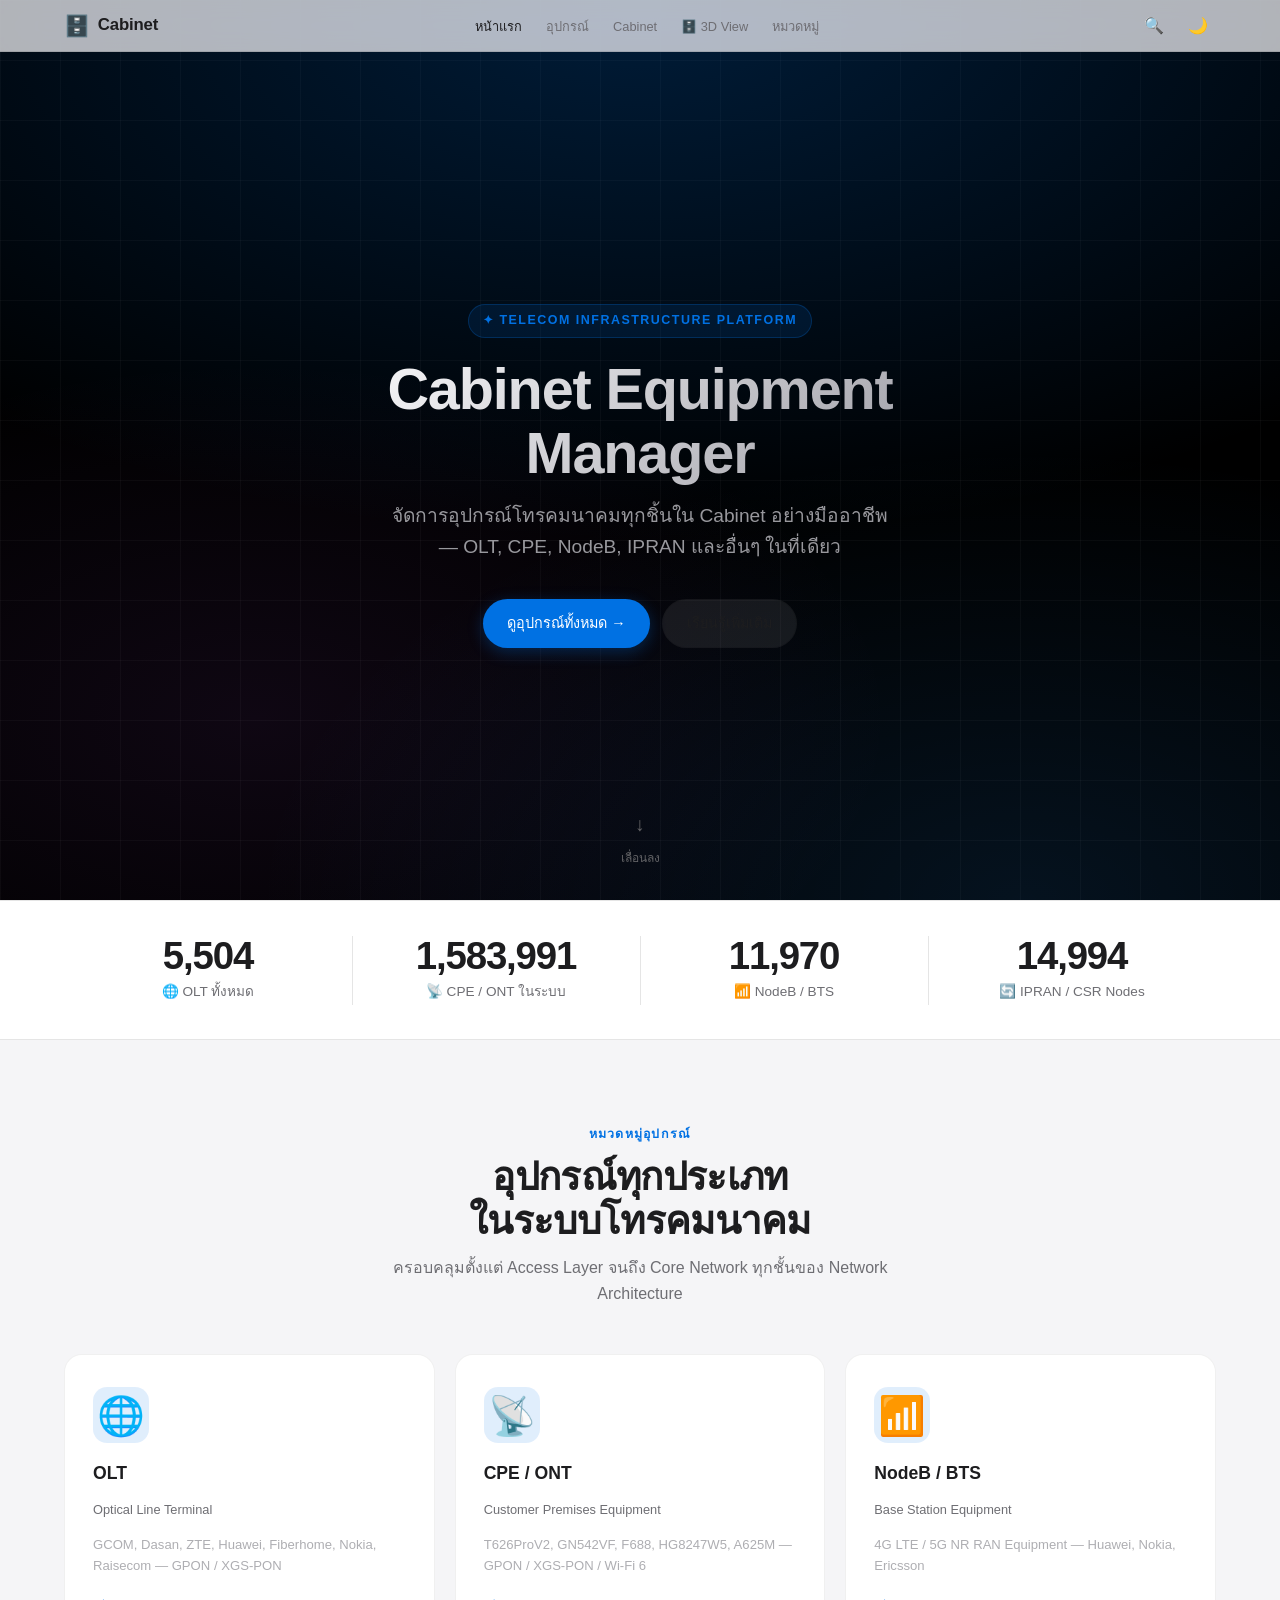
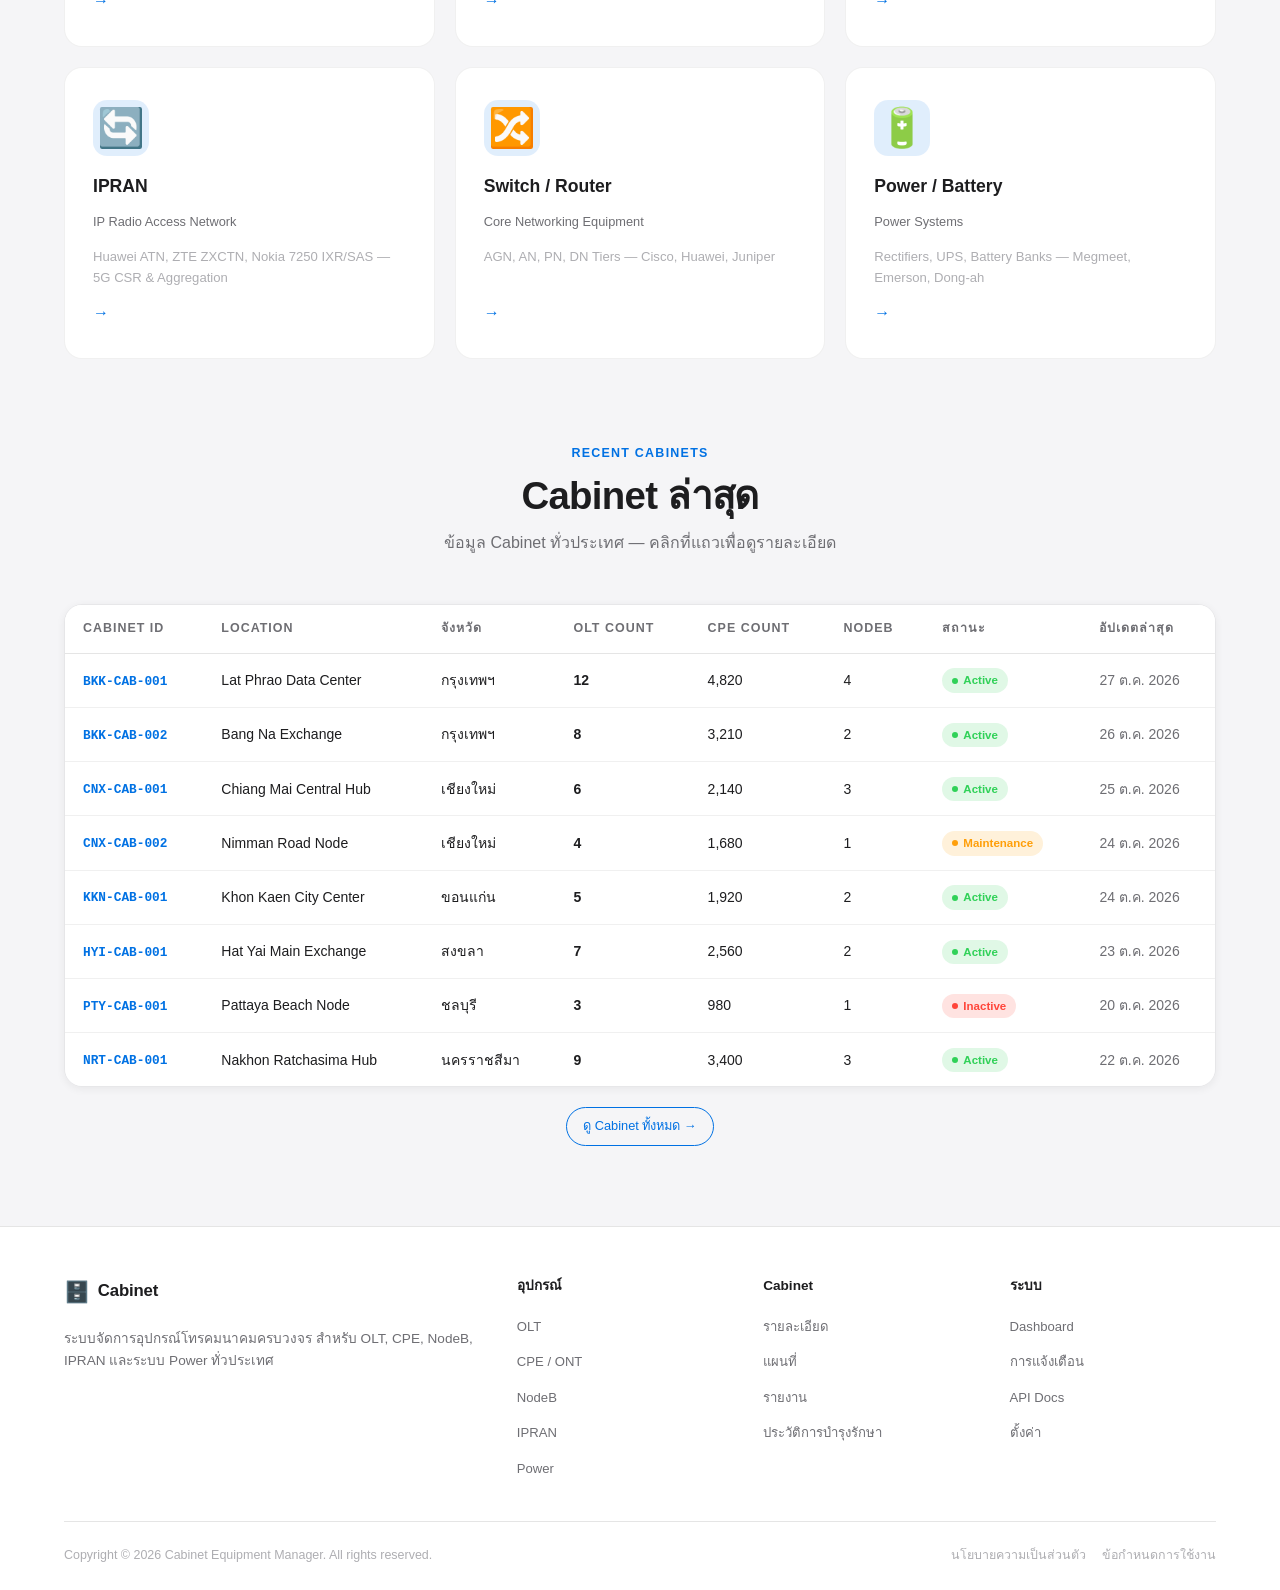
<file: index.html>
<!DOCTYPE html>
<html lang="th" data-theme="light">
<head>
  <meta charset="UTF-8" />
  <meta name="viewport" content="width=device-width, initial-scale=1.0" />
  <meta name="description" content="Cabinet Equipment Manager — จัดการอุปกรณ์โทรคมนาคมทุกชิ้นใน Cabinet" />
  <title>Cabinet — Equipment Manager</title>
  <link rel="stylesheet" href="assets/css/style.css" />
</head>
<body>

<!-- ══════════════════════ NAVBAR ══════════════════════ -->
<nav class="nav" id="mainNav">
  <div class="container nav__inner">
    <a href="index.html" class="nav__logo">
      <span class="nav__logo-icon">🗄️</span> Cabinet
    </a>
    <ul class="nav__links">
      <li><a href="index.html"            class="nav__link active">หน้าแรก</a></li>
      <li><a href="pages/equipment.html"  class="nav__link">อุปกรณ์</a></li>
      <li><a href="pages/cabinet-detail.html" class="nav__link">Cabinet</a></li>
      <li><a href="pages/cabinet-3d.html"  class="nav__link">🗄️ 3D View</a></li>
      <li><a href="#categories"           class="nav__link">หมวดหมู่</a></li>
    </ul>
    <div class="nav__actions">
      <button class="nav__btn" id="searchOpen" title="ค้นหา (⌘K)">🔍</button>
      <button class="nav__btn" id="darkToggle"  title="สลับธีม">🌙</button>
    </div>
  </div>
</nav>

<!-- ══════════════════════ SEARCH OVERLAY ══════════════════════ -->
<div class="search-overlay" id="searchOverlay">
  <div class="search-box">
    <div class="search-input-wrap">
      <span>🔍</span>
      <input type="text" class="search-input" id="searchInput" placeholder="ค้นหาอุปกรณ์, Cabinet, รุ่น..." autocomplete="off" />
      <button id="searchClose" style="background:none;border:none;color:var(--text-secondary);font-size:1rem;cursor:pointer;">✕</button>
    </div>
    <div class="search-results" id="searchResults"></div>
    <div style="padding:10px 20px;font-size:0.72rem;color:var(--text-tertiary);border-top:1px solid var(--border);">
      กด <kbd style="background:var(--border);padding:1px 6px;border-radius:4px;">⌘K</kbd> เพื่อเปิด &nbsp;·&nbsp; <kbd style="background:var(--border);padding:1px 6px;border-radius:4px;">Esc</kbd> เพื่อปิด
    </div>
  </div>
</div>

<!-- ══════════════════════ HERO ══════════════════════ -->
<section class="hero" id="hero">
  <div class="hero__grid-bg"></div>
  <div class="hero__gradient"></div>
  <div class="hero__content">
    <div class="hero__eyebrow">✦ Telecom Infrastructure Platform</div>
    <h1>Cabinet Equipment<br/>Manager</h1>
    <p class="hero__sub">จัดการอุปกรณ์โทรคมนาคมทุกชิ้นใน Cabinet อย่างมืออาชีพ — OLT, CPE, NodeB, IPRAN และอื่นๆ ในที่เดียว</p>
    <div class="hero__actions">
      <a href="pages/equipment.html" class="btn btn--primary">ดูอุปกรณ์ทั้งหมด →</a>
      <a href="#categories"          class="btn btn--ghost">เรียนรู้เพิ่มเติม</a>
    </div>
  </div>
  <div class="hero__scroll">
    <span>↓</span>
    เลื่อนลง
  </div>
</section>

<!-- ══════════════════════ STATS BAR ══════════════════════ -->
<section class="stats-bar">
  <div class="container">
    <div class="stats-grid">
      <div class="stat-item">
        <div class="stat-value" data-count="12701">0</div>
        <div class="stat-label">🌐 OLT ทั้งหมด</div>
      </div>
      <div class="stat-item">
        <div class="stat-value" data-count="3683695">0</div>
        <div class="stat-label">📡 CPE / ONT ในระบบ</div>
      </div>
      <div class="stat-item">
        <div class="stat-value" data-count="28500">0</div>
        <div class="stat-label">📶 NodeB / BTS</div>
      </div>
      <div class="stat-item">
        <div class="stat-value" data-count="35664">0</div>
        <div class="stat-label">🔄 IPRAN / CSR Nodes</div>
      </div>
    </div>
  </div>
</section>

<!-- ══════════════════════ CATEGORIES ══════════════════════ -->
<section class="section" id="categories">
  <div class="container">
    <div class="section-header">
      <div class="eyebrow">หมวดหมู่อุปกรณ์</div>
      <h2>อุปกรณ์ทุกประเภท<br/>ในระบบโทรคมนาคม</h2>
      <p>ครอบคลุมตั้งแต่ Access Layer จนถึง Core Network ทุกชั้นของ Network Architecture</p>
    </div>
    <div class="category-grid">

      <div class="category-card animate-in animate-in--delay-1" onclick="location.href='pages/equipment.html?filter=olt'">
        <div class="category-card__icon">🌐</div>
        <div class="category-card__title">OLT</div>
        <div class="category-card__sub">Optical Line Terminal</div>
        <div class="category-card__desc">GCOM, Dasan, ZTE, Huawei, Fiberhome, Nokia, Raisecom — GPON / XGS-PON</div>
        <div class="category-card__arrow">→</div>
      </div>

      <div class="category-card animate-in animate-in--delay-1" onclick="location.href='pages/equipment.html?filter=cpe'">
        <div class="category-card__icon">📡</div>
        <div class="category-card__title">CPE / ONT</div>
        <div class="category-card__sub">Customer Premises Equipment</div>
        <div class="category-card__desc">T626ProV2, GN542VF, F688, HG8247W5, A625M — GPON / XGS-PON / Wi-Fi 6</div>
        <div class="category-card__arrow">→</div>
      </div>

      <div class="category-card animate-in animate-in--delay-2" onclick="location.href='pages/equipment.html?filter=nodeb'">
        <div class="category-card__icon">📶</div>
        <div class="category-card__title">NodeB / BTS</div>
        <div class="category-card__sub">Base Station Equipment</div>
        <div class="category-card__desc">4G LTE / 5G NR RAN Equipment — Huawei, Nokia, Ericsson</div>
        <div class="category-card__arrow">→</div>
      </div>

      <div class="category-card animate-in animate-in--delay-2" onclick="location.href='pages/equipment.html?filter=ipran'">
        <div class="category-card__icon">🔄</div>
        <div class="category-card__title">IPRAN</div>
        <div class="category-card__sub">IP Radio Access Network</div>
        <div class="category-card__desc">Huawei ATN, ZTE ZXCTN, Nokia 7250 IXR/SAS — 5G CSR &amp; Aggregation</div>
        <div class="category-card__arrow">→</div>
      </div>

      <div class="category-card animate-in animate-in--delay-3" onclick="location.href='pages/equipment.html?filter=switch'">
        <div class="category-card__icon">🔀</div>
        <div class="category-card__title">Switch / Router</div>
        <div class="category-card__sub">Core Networking Equipment</div>
        <div class="category-card__desc">AGN, AN, PN, DN Tiers — Cisco, Huawei, Juniper</div>
        <div class="category-card__arrow">→</div>
      </div>

      <div class="category-card animate-in animate-in--delay-3" onclick="location.href='pages/equipment.html?filter=power'">
        <div class="category-card__icon">🔋</div>
        <div class="category-card__title">Power / Battery</div>
        <div class="category-card__sub">Power Systems</div>
        <div class="category-card__desc">Rectifiers, UPS, Battery Banks — Megmeet, Emerson, Dong-ah</div>
        <div class="category-card__arrow">→</div>
      </div>

    </div>
  </div>
</section>

<!-- ══════════════════════ RECENT CABINETS ══════════════════════ -->
<section class="section" style="padding-top:0">
  <div class="container">
    <div class="section-header">
      <div class="eyebrow">Recent Cabinets</div>
      <h2>Cabinet ล่าสุด</h2>
      <p>ข้อมูล Cabinet ทั่วประเทศ — คลิกที่แถวเพื่อดูรายละเอียด</p>
    </div>
    <div class="table-wrap">
      <table>
        <thead>
          <tr>
            <th>Cabinet ID</th>
            <th>Location</th>
            <th>จังหวัด</th>
            <th>OLT Count</th>
            <th>CPE Count</th>
            <th>NodeB</th>
            <th>สถานะ</th>
            <th>อัปเดตล่าสุด</th>
          </tr>
        </thead>
        <tbody>
          <tr data-href="pages/cabinet-detail.html">
            <td><span class="table-id">BKK-CAB-001</span></td>
            <td>Lat Phrao Data Center</td>
            <td>กรุงเทพฯ</td>
            <td><strong>12</strong></td>
            <td>4,820</td>
            <td>4</td>
            <td><span class="badge badge--active">Active</span></td>
            <td style="color:var(--text-secondary)">27 ต.ค. 2026</td>
          </tr>
          <tr data-href="pages/cabinet-detail.html">
            <td><span class="table-id">BKK-CAB-002</span></td>
            <td>Bang Na Exchange</td>
            <td>กรุงเทพฯ</td>
            <td><strong>8</strong></td>
            <td>3,210</td>
            <td>2</td>
            <td><span class="badge badge--active">Active</span></td>
            <td style="color:var(--text-secondary)">26 ต.ค. 2026</td>
          </tr>
          <tr data-href="pages/cabinet-detail.html">
            <td><span class="table-id">CNX-CAB-001</span></td>
            <td>Chiang Mai Central Hub</td>
            <td>เชียงใหม่</td>
            <td><strong>6</strong></td>
            <td>2,140</td>
            <td>3</td>
            <td><span class="badge badge--active">Active</span></td>
            <td style="color:var(--text-secondary)">25 ต.ค. 2026</td>
          </tr>
          <tr data-href="pages/cabinet-detail.html">
            <td><span class="table-id">CNX-CAB-002</span></td>
            <td>Nimman Road Node</td>
            <td>เชียงใหม่</td>
            <td><strong>4</strong></td>
            <td>1,680</td>
            <td>1</td>
            <td><span class="badge badge--maintenance">Maintenance</span></td>
            <td style="color:var(--text-secondary)">24 ต.ค. 2026</td>
          </tr>
          <tr data-href="pages/cabinet-detail.html">
            <td><span class="table-id">KKN-CAB-001</span></td>
            <td>Khon Kaen City Center</td>
            <td>ขอนแก่น</td>
            <td><strong>5</strong></td>
            <td>1,920</td>
            <td>2</td>
            <td><span class="badge badge--active">Active</span></td>
            <td style="color:var(--text-secondary)">24 ต.ค. 2026</td>
          </tr>
          <tr data-href="pages/cabinet-detail.html">
            <td><span class="table-id">HYI-CAB-001</span></td>
            <td>Hat Yai Main Exchange</td>
            <td>สงขลา</td>
            <td><strong>7</strong></td>
            <td>2,560</td>
            <td>2</td>
            <td><span class="badge badge--active">Active</span></td>
            <td style="color:var(--text-secondary)">23 ต.ค. 2026</td>
          </tr>
          <tr data-href="pages/cabinet-detail.html">
            <td><span class="table-id">PTY-CAB-001</span></td>
            <td>Pattaya Beach Node</td>
            <td>ชลบุรี</td>
            <td><strong>3</strong></td>
            <td>980</td>
            <td>1</td>
            <td><span class="badge badge--inactive">Inactive</span></td>
            <td style="color:var(--text-secondary)">20 ต.ค. 2026</td>
          </tr>
          <tr data-href="pages/cabinet-detail.html">
            <td><span class="table-id">NRT-CAB-001</span></td>
            <td>Nakhon Ratchasima Hub</td>
            <td>นครราชสีมา</td>
            <td><strong>9</strong></td>
            <td>3,400</td>
            <td>3</td>
            <td><span class="badge badge--active">Active</span></td>
            <td style="color:var(--text-secondary)">22 ต.ค. 2026</td>
          </tr>
        </tbody>
      </table>
    </div>
    <div style="margin-top:20px;text-align:center;">
      <a href="pages/cabinet-detail.html" class="btn btn--outline btn--sm">ดู Cabinet ทั้งหมด →</a>
    </div>
  </div>
</section>

<!-- ══════════════════════ FOOTER ══════════════════════ -->
<footer class="footer">
  <div class="container">
    <div class="footer-grid">
      <div class="footer-brand">
        <div class="nav__logo" style="display:inline-flex;text-decoration:none;margin-bottom:8px;">
          <span class="nav__logo-icon">🗄️</span> Cabinet
        </div>
        <p>ระบบจัดการอุปกรณ์โทรคมนาคมครบวงจร สำหรับ OLT, CPE, NodeB, IPRAN และระบบ Power ทั่วประเทศ</p>
      </div>
      <div class="footer-col">
        <h4>อุปกรณ์</h4>
        <ul class="footer-links">
          <li><a href="pages/equipment.html?filter=olt">OLT</a></li>
          <li><a href="pages/equipment.html?filter=cpe">CPE / ONT</a></li>
          <li><a href="pages/equipment.html?filter=nodeb">NodeB</a></li>
          <li><a href="pages/equipment.html?filter=ipran">IPRAN</a></li>
          <li><a href="pages/equipment.html?filter=power">Power</a></li>
        </ul>
      </div>
      <div class="footer-col">
        <h4>Cabinet</h4>
        <ul class="footer-links">
          <li><a href="pages/cabinet-detail.html">รายละเอียด</a></li>
          <li><a href="#">แผนที่</a></li>
          <li><a href="#">รายงาน</a></li>
          <li><a href="#">ประวัติการบำรุงรักษา</a></li>
        </ul>
      </div>
      <div class="footer-col">
        <h4>ระบบ</h4>
        <ul class="footer-links">
          <li><a href="#">Dashboard</a></li>
          <li><a href="#">การแจ้งเตือน</a></li>
          <li><a href="#">API Docs</a></li>
          <li><a href="#">ตั้งค่า</a></li>
        </ul>
      </div>
    </div>
    <div class="footer-bottom">
      <div>Copyright © 2026 Cabinet Equipment Manager. All rights reserved.</div>
      <div style="display:flex;gap:16px;">
        <a href="#" style="color:var(--text-tertiary)">นโยบายความเป็นส่วนตัว</a>
        <a href="#" style="color:var(--text-tertiary)">ข้อกำหนดการใช้งาน</a>
      </div>
    </div>
  </div>
</footer>

<script src="assets/js/app.js"></script>
</body>
</html>
</file>
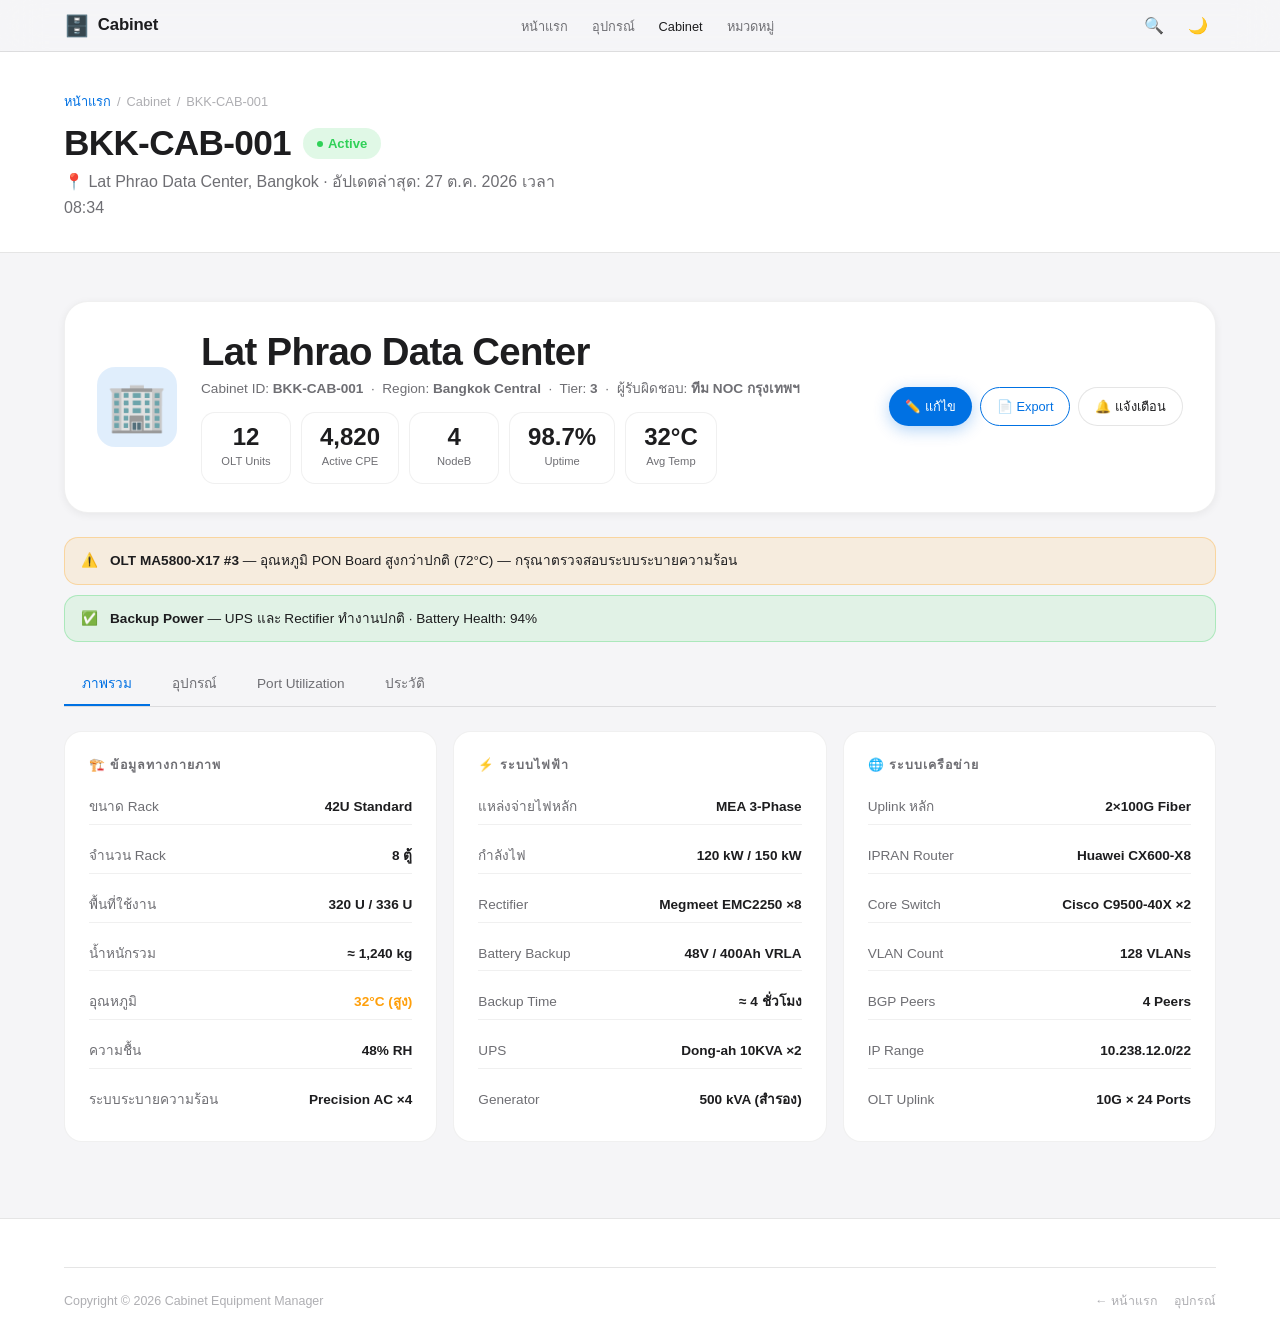
<file: pages/cabinet-detail.html>
<!DOCTYPE html>
<html lang="th" data-theme="light">
<head>
  <meta charset="UTF-8" />
  <meta name="viewport" content="width=device-width, initial-scale=1.0" />
  <meta name="description" content="Cabinet Detail — BKK-CAB-001 Lat Phrao Data Center" />
  <title>BKK-CAB-001 — Cabinet Detail</title>
  <link rel="stylesheet" href="../assets/css/style.css" />
  <style>
    /* ── Extra styles for detail page ── */
    .port-section { margin-bottom: 10px; }
    .port-label {
      display: flex;
      justify-content: space-between;
      font-size: 0.8rem;
      color: var(--text-secondary);
      margin-bottom: 5px;
    }
    .port-label strong { color: var(--text-primary); }

    .equip-table th { font-size: 0.75rem; }
    .equip-table td { font-size: 0.82rem; }

    .spec-grid {
      display: grid;
      grid-template-columns: repeat(2, 1fr);
      gap: 6px 16px;
    }

    .kpi-chips {
      display: flex;
      gap: 10px;
      flex-wrap: wrap;
      margin-top: 12px;
    }
    .kpi-chip {
      display: flex;
      flex-direction: column;
      align-items: center;
      padding: 12px 18px;
      background: var(--bg-secondary);
      border: 1px solid var(--border-card);
      border-radius: var(--radius-md);
      min-width: 90px;
      text-align: center;
    }
    .kpi-chip .val { font-size: 1.5rem; font-weight: 700; color: var(--text-primary); line-height: 1; }
    .kpi-chip .lbl { font-size: 0.7rem; color: var(--text-secondary); margin-top: 4px; }

    .tab-bar {
      display: flex;
      gap: 4px;
      border-bottom: 1px solid var(--border);
      margin-bottom: 24px;
    }
    .tab {
      padding: 10px 18px;
      font-size: 0.85rem;
      font-weight: 500;
      color: var(--text-secondary);
      border-bottom: 2px solid transparent;
      cursor: pointer;
      transition: color var(--transition), border-color var(--transition);
      background: none;
      border-top: none;
      border-left: none;
      border-right: none;
      font-family: inherit;
    }
    .tab:hover { color: var(--text-primary); }
    .tab.active { color: var(--accent); border-bottom-color: var(--accent); }
    .tab-panel { display: none; }
    .tab-panel.active { display: block; }

    .alert-row {
      display: flex;
      align-items: center;
      gap: 12px;
      padding: 12px 16px;
      border-radius: var(--radius-md);
      margin-bottom: 10px;
      font-size: 0.85rem;
    }
    .alert-row--warn { background: rgba(255,159,10,0.1); border: 1px solid rgba(255,159,10,0.3); }
    .alert-row--ok   { background: rgba(48,209,88,0.1);  border: 1px solid rgba(48,209,88,0.3);  }
    .alert-row--err  { background: rgba(255,69,58,0.1);  border: 1px solid rgba(255,69,58,0.3);  }
  </style>
</head>
<body>

<!-- ══════════════════════ NAVBAR ══════════════════════ -->
<nav class="nav" id="mainNav">
  <div class="container nav__inner">
    <a href="../index.html" class="nav__logo">
      <span class="nav__logo-icon">🗄️</span> Cabinet
    </a>
    <ul class="nav__links">
      <li><a href="../index.html"       class="nav__link">หน้าแรก</a></li>
      <li><a href="equipment.html"      class="nav__link">อุปกรณ์</a></li>
      <li><a href="cabinet-detail.html" class="nav__link active">Cabinet</a></li>
      <li><a href="../index.html#categories" class="nav__link">หมวดหมู่</a></li>
    </ul>
    <div class="nav__actions">
      <button class="nav__btn" id="searchOpen" title="ค้นหา">🔍</button>
      <button class="nav__btn" id="darkToggle"  title="สลับธีม">🌙</button>
    </div>
  </div>
</nav>

<!-- ══════════════════════ SEARCH OVERLAY ══════════════════════ -->
<div class="search-overlay" id="searchOverlay">
  <div class="search-box">
    <div class="search-input-wrap">
      <span>🔍</span>
      <input type="text" class="search-input" id="searchInput" placeholder="ค้นหาอุปกรณ์..." autocomplete="off" />
      <button id="searchClose" style="background:none;border:none;color:var(--text-secondary);font-size:1rem;cursor:pointer;">✕</button>
    </div>
    <div class="search-results" id="searchResults"></div>
  </div>
</div>

<!-- ══════════════════════ PAGE HEADER ══════════════════════ -->
<div class="page-header">
  <div class="container">
    <div class="breadcrumb">
      <a href="../index.html">หน้าแรก</a>
      <span>/</span>
      <span>Cabinet</span>
      <span>/</span>
      <span>BKK-CAB-001</span>
    </div>
    <div style="display:flex;align-items:center;gap:12px;flex-wrap:wrap;">
      <h1 style="margin:0">BKK-CAB-001</h1>
      <span class="badge badge--active" style="font-size:0.82rem;padding:5px 14px;">Active</span>
    </div>
    <p style="margin-top:6px">📍 Lat Phrao Data Center, Bangkok · อัปเดตล่าสุด: 27 ต.ค. 2026 เวลา 08:34</p>
  </div>
</div>

<!-- ══════════════════════ MAIN CONTENT ══════════════════════ -->
<section class="section section--sm">
  <div class="container">

    <!-- Cabinet Header Card -->
    <div class="cabinet-header-card">
      <div class="cabinet-header-icon">🏢</div>
      <div class="cabinet-header-info">
        <h2>Lat Phrao Data Center</h2>
        <div class="meta">
          Cabinet ID: <strong>BKK-CAB-001</strong> &nbsp;·&nbsp;
          Region: <strong>Bangkok Central</strong> &nbsp;·&nbsp;
          Tier: <strong>3</strong> &nbsp;·&nbsp;
          ผู้รับผิดชอบ: <strong>ทีม NOC กรุงเทพฯ</strong>
        </div>
        <div class="kpi-chips">
          <div class="kpi-chip">
            <span class="val">12</span>
            <span class="lbl">OLT Units</span>
          </div>
          <div class="kpi-chip">
            <span class="val">4,820</span>
            <span class="lbl">Active CPE</span>
          </div>
          <div class="kpi-chip">
            <span class="val">4</span>
            <span class="lbl">NodeB</span>
          </div>
          <div class="kpi-chip">
            <span class="val">98.7%</span>
            <span class="lbl">Uptime</span>
          </div>
          <div class="kpi-chip">
            <span class="val">32°C</span>
            <span class="lbl">Avg Temp</span>
          </div>
        </div>
      </div>
      <div class="cabinet-header-actions">
        <button class="btn btn--primary btn--sm">✏️ แก้ไข</button>
        <button class="btn btn--outline btn--sm">📄 Export</button>
        <button class="btn btn--ghost btn--sm">🔔 แจ้งเตือน</button>
      </div>
    </div>

    <!-- ── Alerts ── -->
    <div class="alert-row alert-row--warn">
      ⚠️ <div><strong>OLT MA5800-X17 #3</strong> — อุณหภูมิ PON Board สูงกว่าปกติ (72°C) — กรุณาตรวจสอบระบบระบายความร้อน</div>
    </div>
    <div class="alert-row alert-row--ok" style="margin-bottom:20px;">
      ✅ <div><strong>Backup Power</strong> — UPS และ Rectifier ทำงานปกติ · Battery Health: 94%</div>
    </div>

    <!-- ── Tabs ── -->
    <div class="tab-bar">
      <button class="tab active" data-tab="overview">ภาพรวม</button>
      <button class="tab" data-tab="equipment">อุปกรณ์</button>
      <button class="tab" data-tab="ports">Port Utilization</button>
      <button class="tab" data-tab="timeline">ประวัติ</button>
    </div>

    <!-- ══ TAB: Overview ══ -->
    <div class="tab-panel active" id="tab-overview">
      <div class="info-cards">
        <!-- Physical Specs -->
        <div class="info-card">
          <div class="info-card__title">🏗️ ข้อมูลทางกายภาพ</div>
          <div class="info-row"><span class="label">ขนาด Rack</span><span class="value">42U Standard</span></div>
          <div class="info-row"><span class="label">จำนวน Rack</span><span class="value">8 ตู้</span></div>
          <div class="info-row"><span class="label">พื้นที่ใช้งาน</span><span class="value">320 U / 336 U</span></div>
          <div class="info-row"><span class="label">น้ำหนักรวม</span><span class="value">≈ 1,240 kg</span></div>
          <div class="info-row"><span class="label">อุณหภูมิ</span><span class="value" style="color:var(--orange)">32°C (สูง)</span></div>
          <div class="info-row"><span class="label">ความชื้น</span><span class="value">48% RH</span></div>
          <div class="info-row"><span class="label">ระบบระบายความร้อน</span><span class="value">Precision AC ×4</span></div>
        </div>

        <!-- Power Info -->
        <div class="info-card">
          <div class="info-card__title">⚡ ระบบไฟฟ้า</div>
          <div class="info-row"><span class="label">แหล่งจ่ายไฟหลัก</span><span class="value">MEA 3-Phase</span></div>
          <div class="info-row"><span class="label">กำลังไฟ</span><span class="value">120 kW / 150 kW</span></div>
          <div class="info-row"><span class="label">Rectifier</span><span class="value">Megmeet EMC2250 ×8</span></div>
          <div class="info-row"><span class="label">Battery Backup</span><span class="value">48V / 400Ah VRLA</span></div>
          <div class="info-row"><span class="label">Backup Time</span><span class="value">≈ 4 ชั่วโมง</span></div>
          <div class="info-row"><span class="label">UPS</span><span class="value">Dong-ah 10KVA ×2</span></div>
          <div class="info-row"><span class="label">Generator</span><span class="value">500 kVA (สำรอง)</span></div>
        </div>

        <!-- Network Info -->
        <div class="info-card">
          <div class="info-card__title">🌐 ระบบเครือข่าย</div>
          <div class="info-row"><span class="label">Uplink หลัก</span><span class="value">2×100G Fiber</span></div>
          <div class="info-row"><span class="label">IPRAN Router</span><span class="value">Huawei CX600-X8</span></div>
          <div class="info-row"><span class="label">Core Switch</span><span class="value">Cisco C9500-40X ×2</span></div>
          <div class="info-row"><span class="label">VLAN Count</span><span class="value">128 VLANs</span></div>
          <div class="info-row"><span class="label">BGP Peers</span><span class="value">4 Peers</span></div>
          <div class="info-row"><span class="label">IP Range</span><span class="value">10.238.12.0/22</span></div>
          <div class="info-row"><span class="label">OLT Uplink</span><span class="value">10G × 24 Ports</span></div>
        </div>
      </div>
    </div><!-- /tab-overview -->

    <!-- ══ TAB: Equipment List ══ -->
    <div class="tab-panel" id="tab-equipment">
      <div class="table-wrap">
        <table class="equip-table">
          <thead>
            <tr>
              <th>#</th>
              <th>ประเภท</th>
              <th>รุ่น</th>
              <th>ผู้ผลิต</th>
              <th>Serial No.</th>
              <th>Rack / Slot</th>
              <th>PON Ports</th>
              <th>CPE</th>
              <th>สถานะ</th>
            </tr>
          </thead>
          <tbody>
            <tr>
              <td>1</td>
              <td><span class="badge badge--olt badge--cat">OLT</span></td>
              <td><strong>MA5800-X17</strong></td>
              <td>Huawei</td>
              <td class="table-id">H25BKK00012</td>
              <td>Rack-A · 1U</td>
              <td>512</td>
              <td>1,840</td>
              <td><span class="badge badge--active">Active</span></td>
            </tr>
            <tr>
              <td>2</td>
              <td><span class="badge badge--olt badge--cat">OLT</span></td>
              <td><strong>MA5800-X17</strong></td>
              <td>Huawei</td>
              <td class="table-id">H25BKK00013</td>
              <td>Rack-A · 13U</td>
              <td>512</td>
              <td>1,620</td>
              <td><span class="badge badge--active">Active</span></td>
            </tr>
            <tr>
              <td>3</td>
              <td><span class="badge badge--olt badge--cat">OLT</span></td>
              <td><strong>MA5800-X17</strong></td>
              <td>Huawei</td>
              <td class="table-id">H25BKK00014</td>
              <td>Rack-B · 1U</td>
              <td>512</td>
              <td>980</td>
              <td><span class="badge badge--maintenance">Maintenance</span></td>
            </tr>
            <tr>
              <td>4</td>
              <td><span class="badge badge--olt badge--cat">OLT</span></td>
              <td><strong>C320</strong></td>
              <td>ZTE</td>
              <td class="table-id">Z24BKK00088</td>
              <td>Rack-B · 14U</td>
              <td>256</td>
              <td>380</td>
              <td><span class="badge badge--active">Active</span></td>
            </tr>
            <tr>
              <td>5</td>
              <td><span class="badge badge--olt badge--cat">OLT</span></td>
              <td><strong>AN5516-06</strong></td>
              <td>Fiberhome</td>
              <td class="table-id">FH23BKK00041</td>
              <td>Rack-C · 1U</td>
              <td>192</td>
              <td>0</td>
              <td><span class="badge badge--inactive">Inactive</span></td>
            </tr>
            <tr>
              <td>6</td>
              <td><span class="badge badge--ipran badge--cat">IPRAN</span></td>
              <td><strong>CX600-X8</strong></td>
              <td>Huawei</td>
              <td class="table-id">H24BKK00200</td>
              <td>Rack-D · 1U</td>
              <td>—</td>
              <td>—</td>
              <td><span class="badge badge--active">Active</span></td>
            </tr>
            <tr>
              <td>7</td>
              <td><span class="badge badge--switch badge--cat">Switch</span></td>
              <td><strong>Catalyst 9500</strong></td>
              <td>Cisco</td>
              <td class="table-id">C22BKK00301</td>
              <td>Rack-D · 5U</td>
              <td>—</td>
              <td>—</td>
              <td><span class="badge badge--active">Active</span></td>
            </tr>
            <tr>
              <td>8</td>
              <td><span class="badge badge--nodeb badge--cat">NodeB</span></td>
              <td><strong>BBU5900</strong></td>
              <td>Huawei</td>
              <td class="table-id">H25BKK00500</td>
              <td>Rack-E · 2U</td>
              <td>—</td>
              <td>—</td>
              <td><span class="badge badge--active">Active</span></td>
            </tr>
            <tr>
              <td>9</td>
              <td><span class="badge badge--power badge--cat">Power</span></td>
              <td><strong>EMC2250 ×8</strong></td>
              <td>Megmeet</td>
              <td class="table-id">MM24BKK00091</td>
              <td>Rack-F · 2U</td>
              <td>—</td>
              <td>—</td>
              <td><span class="badge badge--active">Active</span></td>
            </tr>
            <tr>
              <td>10</td>
              <td><span class="badge badge--power badge--cat">Power</span></td>
              <td><strong>UPS 10KVA</strong></td>
              <td>Dong-ah</td>
              <td class="table-id">DA22BKK00055</td>
              <td>Rack-F · 8U</td>
              <td>—</td>
              <td>—</td>
              <td><span class="badge badge--active">Active</span></td>
            </tr>
          </tbody>
        </table>
      </div>
    </div><!-- /tab-equipment -->

    <!-- ══ TAB: Port Utilization ══ -->
    <div class="tab-panel" id="tab-ports">
      <div class="info-cards" style="grid-template-columns:repeat(2,1fr)">

        <div class="info-card">
          <div class="info-card__title">🌐 OLT Port Utilization</div>
          <div class="port-section">
            <div class="port-label"><span>MA5800-X17 #1</span><strong>1,840 / 2,048</strong></div>
            <div class="progress-bar"><div class="progress-fill progress-fill--green" data-width="89"></div></div>
          </div>
          <div class="port-section">
            <div class="port-label"><span>MA5800-X17 #2</span><strong>1,620 / 2,048</strong></div>
            <div class="progress-bar"><div class="progress-fill" data-width="79"></div></div>
          </div>
          <div class="port-section">
            <div class="port-label"><span>MA5800-X17 #3</span><span style="color:var(--orange)">980 / 2,048 ⚠️</span></div>
            <div class="progress-bar"><div class="progress-fill progress-fill--orange" data-width="47"></div></div>
          </div>
          <div class="port-section">
            <div class="port-label"><span>ZTE C320 #1</span><strong>380 / 1,024</strong></div>
            <div class="progress-bar"><div class="progress-fill" data-width="37"></div></div>
          </div>
          <div class="port-section">
            <div class="port-label"><span>FH AN5516-06</span><span style="color:var(--red)">0 / 768 ●</span></div>
            <div class="progress-bar"><div class="progress-fill progress-fill--red" data-width="0"></div></div>
          </div>
        </div>

        <div class="info-card">
          <div class="info-card__title">🔀 Switch Port Utilization</div>
          <div class="port-section">
            <div class="port-label"><span>Cisco C9500 Core-A</span><strong>36 / 40</strong></div>
            <div class="progress-bar"><div class="progress-fill progress-fill--green" data-width="90"></div></div>
          </div>
          <div class="port-section">
            <div class="port-label"><span>Cisco C9500 Core-B</span><strong>28 / 40</strong></div>
            <div class="progress-bar"><div class="progress-fill" data-width="70"></div></div>
          </div>
          <div class="port-section">
            <div class="port-label"><span>Huawei S5735 Agg-1</span><strong>42 / 48</strong></div>
            <div class="progress-bar"><div class="progress-fill progress-fill--green" data-width="87"></div></div>
          </div>
          <div class="port-section">
            <div class="port-label"><span>Huawei S5735 Agg-2</span><strong>31 / 48</strong></div>
            <div class="progress-bar"><div class="progress-fill" data-width="64"></div></div>
          </div>
          <div class="port-section">
            <div class="port-label"><span>OLT Uplink 10G</span><strong>20 / 24</strong></div>
            <div class="progress-bar"><div class="progress-fill progress-fill--orange" data-width="83"></div></div>
          </div>
        </div>

        <div class="info-card">
          <div class="info-card__title">⚡ Power Load</div>
          <div class="port-section">
            <div class="port-label"><span>Total Power Draw</span><strong>120 / 150 kW</strong></div>
            <div class="progress-bar"><div class="progress-fill progress-fill--orange" data-width="80"></div></div>
          </div>
          <div class="port-section">
            <div class="port-label"><span>Rectifier Capacity</span><strong>14 / 18 kW</strong></div>
            <div class="progress-bar"><div class="progress-fill" data-width="77"></div></div>
          </div>
          <div class="port-section">
            <div class="port-label"><span>Battery Health</span><strong>94%</strong></div>
            <div class="progress-bar"><div class="progress-fill progress-fill--green" data-width="94"></div></div>
          </div>
          <div class="port-section">
            <div class="port-label"><span>UPS Load</span><strong>6.2 / 10 kVA</strong></div>
            <div class="progress-bar"><div class="progress-fill" data-width="62"></div></div>
          </div>
        </div>

        <div class="info-card">
          <div class="info-card__title">🌡️ Temperature Zones</div>
          <div class="port-section">
            <div class="port-label"><span>Zone A (OLT Row)</span><span style="color:var(--orange)">38°C</span></div>
            <div class="progress-bar"><div class="progress-fill progress-fill--orange" data-width="76"></div></div>
          </div>
          <div class="port-section">
            <div class="port-label"><span>Zone B (Power Row)</span><strong>30°C</strong></div>
            <div class="progress-bar"><div class="progress-fill progress-fill--green" data-width="60"></div></div>
          </div>
          <div class="port-section">
            <div class="port-label"><span>Zone C (Switch Row)</span><strong>28°C</strong></div>
            <div class="progress-bar"><div class="progress-fill progress-fill--green" data-width="56"></div></div>
          </div>
          <div class="port-section">
            <div class="port-label"><span>Zone D (NodeB)</span><strong>34°C</strong></div>
            <div class="progress-bar"><div class="progress-fill" data-width="68"></div></div>
          </div>
        </div>

      </div>
    </div><!-- /tab-ports -->

    <!-- ══ TAB: Timeline ══ -->
    <div class="tab-panel" id="tab-timeline">
      <div class="card-section">
        <h3><span class="icon">🕐</span> ประวัติการบำรุงรักษา</h3>
        <div class="timeline">

          <div class="timeline-item">
            <div class="timeline-date">27 ต.ค. 2026 · 08:34 น.</div>
            <div class="timeline-title">🌡️ Alert: OLT #3 อุณหภูมิสูงผิดปกติ</div>
            <div class="timeline-desc">PON Board ของ MA5800-X17 #3 วัดอุณหภูมิได้ 72°C ส่งแจ้งเตือนทีม NOC แล้ว</div>
          </div>

          <div class="timeline-item">
            <div class="timeline-date">22 ต.ค. 2026 · 14:00 น.</div>
            <div class="timeline-title">🔧 Preventive Maintenance — AC Unit #2</div>
            <div class="timeline-desc">ซ่อมบำรุงและล้างแผ่นกรองอากาศ Precision AC Unit #2 ระยะเวลา 2 ชั่วโมง — ทีมช่าง: นายสมชาย</div>
          </div>

          <div class="timeline-item">
            <div class="timeline-date">15 ต.ค. 2026 · 10:30 น.</div>
            <div class="timeline-title">✅ OLT MA5800-X17 #2 — Firmware Upgrade สำเร็จ</div>
            <div class="timeline-desc">อัปเกรด Firmware จาก V800R021C00SPC300 เป็น V800R021C00SPC500 ไม่มีการขัดข้อง</div>
          </div>

          <div class="timeline-item">
            <div class="timeline-date">08 ต.ค. 2026 · 02:15 น.</div>
            <div class="timeline-title">⚡ Power Outage — MEA ไฟดับ (45 นาที)</div>
            <div class="timeline-desc">ไฟดับจากการไฟฟ้า UPS และ Generator ทำงานอัตโนมัติ บริการไม่ขัดข้อง ไฟกลับมา 03:00 น.</div>
          </div>

          <div class="timeline-item">
            <div class="timeline-date">01 ต.ค. 2026 · 09:00 น.</div>
            <div class="timeline-title">🔋 Battery Test — ผ่าน</div>
            <div class="timeline-desc">ทดสอบประจุแบตเตอรี่ Backup สำเร็จ Battery Health: 94% คาดว่าจะเปลี่ยนใหม่ภายใน Q1 2027</div>
          </div>

          <div class="timeline-item">
            <div class="timeline-date">20 ก.ย. 2026 · 13:00 น.</div>
            <div class="timeline-title">🌐 เพิ่ม OLT ZTE C320 #1 เข้าระบบ</div>
            <div class="timeline-desc">ติดตั้งและเปิดใช้งาน ZTE C320 #1 Rack-B Slot 14 รองรับ PON 256 Ports รองรับโซน Bang Khen</div>
          </div>

          <div class="timeline-item">
            <div class="timeline-date">05 ก.ย. 2026 · 11:00 น.</div>
            <div class="timeline-title">📦 Cabinet เปิดดำเนินการ (Commission)</div>
            <div class="timeline-desc">Commission Cabinet BKK-CAB-001 เสร็จสมบูรณ์ ติดตั้งอุปกรณ์ครบถ้วนและทดสอบระบบทั้งหมดผ่าน</div>
          </div>

        </div>
      </div>
    </div><!-- /tab-timeline -->

  </div>
</section>

<!-- ══════════════════════ FOOTER ══════════════════════ -->
<footer class="footer">
  <div class="container">
    <div class="footer-bottom">
      <div>Copyright © 2026 Cabinet Equipment Manager</div>
      <div style="display:flex;gap:16px;">
        <a href="../index.html" style="color:var(--text-tertiary)">← หน้าแรก</a>
        <a href="equipment.html" style="color:var(--text-tertiary)">อุปกรณ์</a>
      </div>
    </div>
  </div>
</footer>

<script src="../assets/js/app.js"></script>
<script>
  // Tab switching
  document.querySelectorAll('.tab').forEach(tab => {
    tab.addEventListener('click', () => {
      document.querySelectorAll('.tab').forEach(t => t.classList.remove('active'));
      document.querySelectorAll('.tab-panel').forEach(p => p.classList.remove('active'));
      tab.classList.add('active');
      const panel = document.getElementById('tab-' + tab.dataset.tab);
      if (panel) {
        panel.classList.add('active');
        // Trigger progress bar animation when tab becomes visible
        panel.querySelectorAll('.progress-fill[data-width]').forEach(b => {
          const w = b.dataset.width;
          b.style.width = '0%';
          setTimeout(() => { b.style.width = w + '%'; }, 50);
        });
      }
    });
  });
</script>
</body>
</html>
</file>
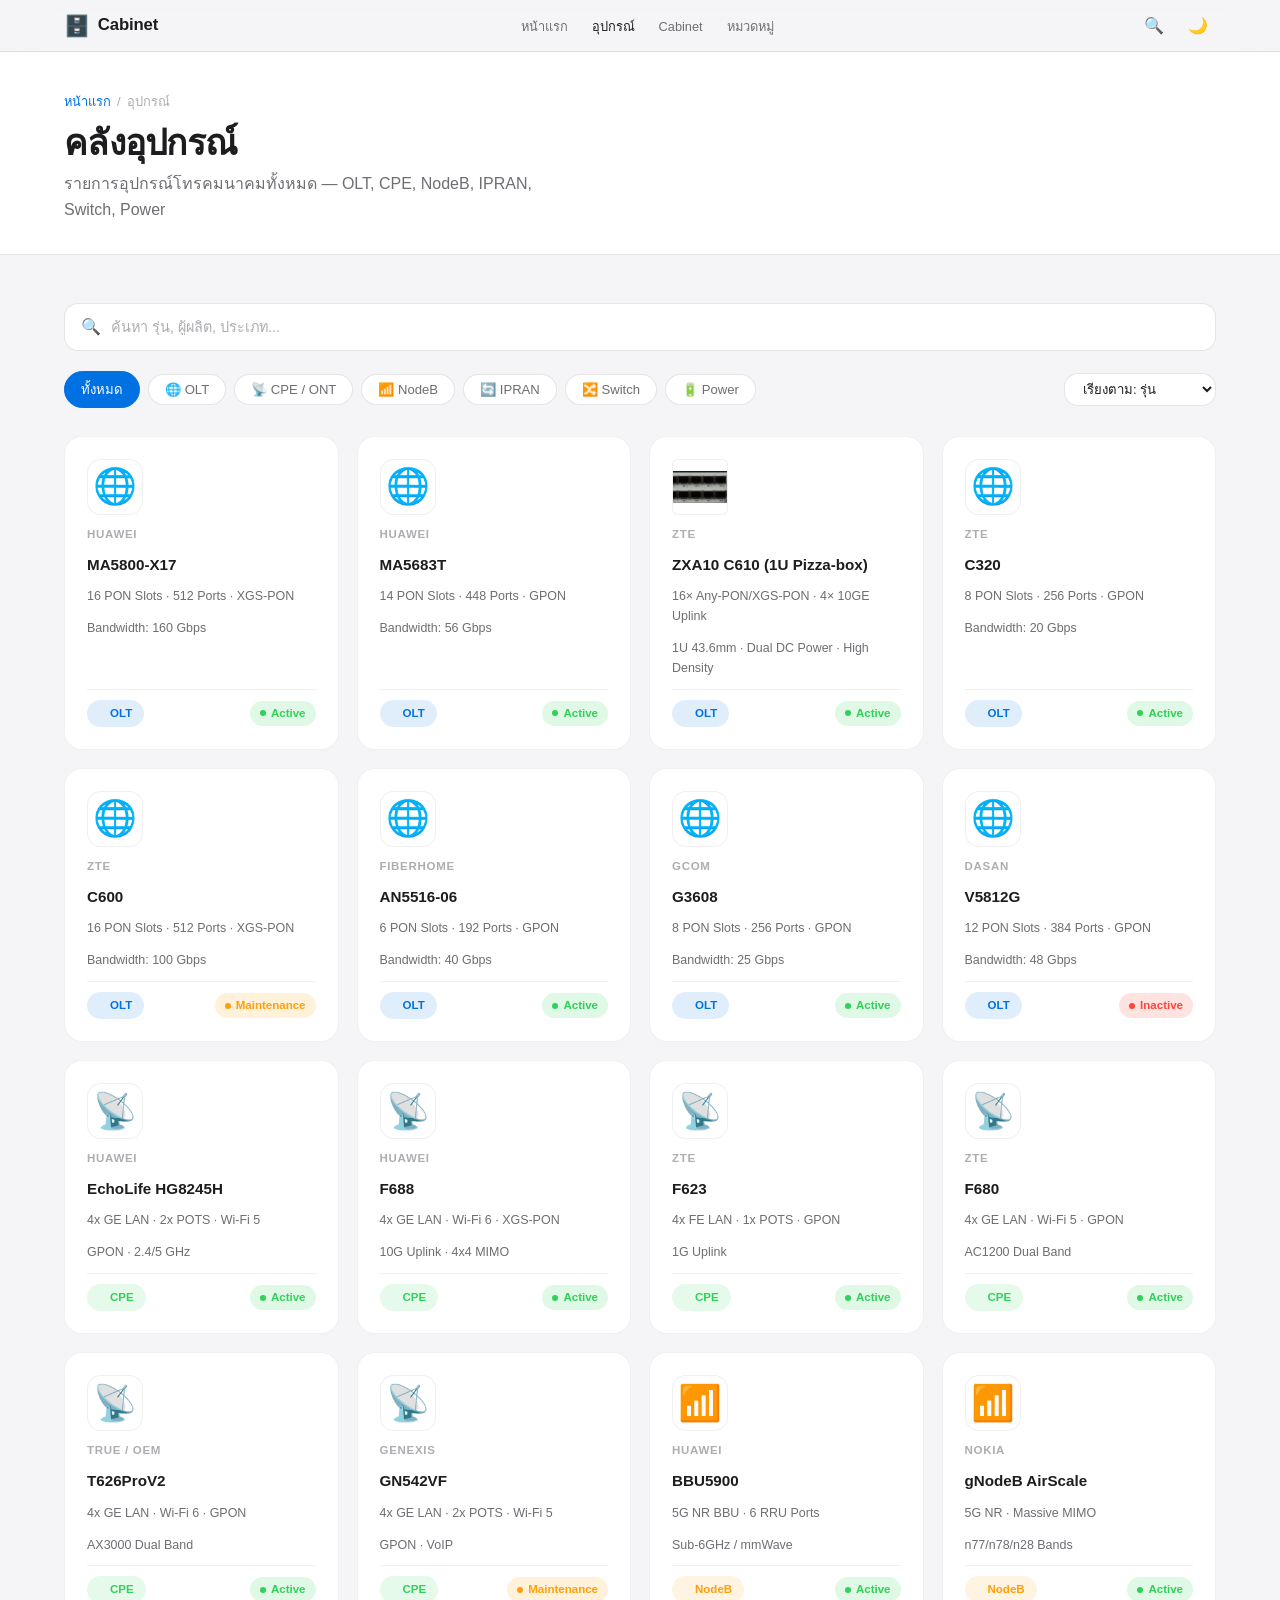
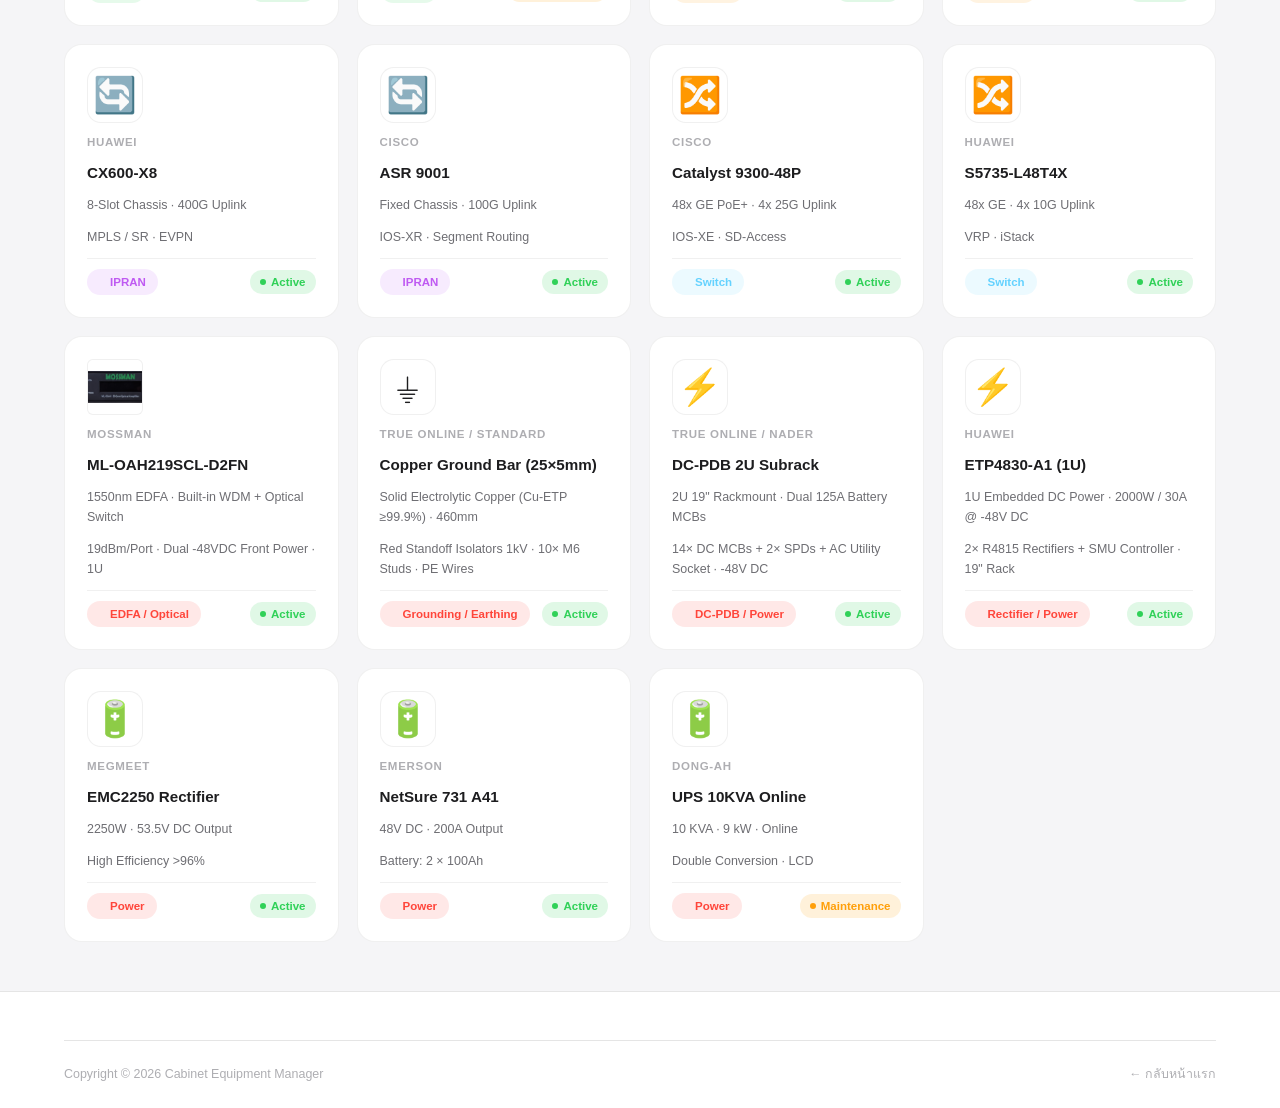
<file: pages/equipment.html>
<!DOCTYPE html>
<html lang="th" data-theme="light">
<head>
  <meta charset="UTF-8" />
  <meta name="viewport" content="width=device-width, initial-scale=1.0" />
  <meta name="description" content="Equipment Catalog — รายการอุปกรณ์โทรคมนาคมทั้งหมด" />
  <title>อุปกรณ์ — Cabinet Equipment Manager</title>
  <link rel="stylesheet" href="../assets/css/style.css" />
</head>
<body>

<!-- ══════════════════════ NAVBAR ══════════════════════ -->
<nav class="nav" id="mainNav">
  <div class="container nav__inner">
    <a href="../index.html" class="nav__logo">
      <span class="nav__logo-icon">🗄️</span> Cabinet
    </a>
    <ul class="nav__links">
      <li><a href="../index.html"         class="nav__link">หน้าแรก</a></li>
      <li><a href="equipment.html"        class="nav__link active">อุปกรณ์</a></li>
      <li><a href="cabinet-detail.html"   class="nav__link">Cabinet</a></li>
      <li><a href="../index.html#categories" class="nav__link">หมวดหมู่</a></li>
    </ul>
    <div class="nav__actions">
      <button class="nav__btn" id="searchOpen" title="ค้นหา">🔍</button>
      <button class="nav__btn" id="darkToggle" title="สลับธีม">🌙</button>
    </div>
  </div>
</nav>

<!-- ══════════════════════ SEARCH OVERLAY ══════════════════════ -->
<div class="search-overlay" id="searchOverlay">
  <div class="search-box">
    <div class="search-input-wrap">
      <span>🔍</span>
      <input type="text" class="search-input" id="searchInput" placeholder="ค้นหาอุปกรณ์..." autocomplete="off" />
      <button id="searchClose" style="background:none;border:none;color:var(--text-secondary);font-size:1rem;cursor:pointer;">✕</button>
    </div>
    <div class="search-results" id="searchResults"></div>
  </div>
</div>

<!-- ══════════════════════ PAGE HEADER ══════════════════════ -->
<div class="page-header">
  <div class="container">
    <div class="breadcrumb">
      <a href="../index.html">หน้าแรก</a>
      <span>/</span>
      <span>อุปกรณ์</span>
    </div>
    <h1>คลังอุปกรณ์</h1>
    <p>รายการอุปกรณ์โทรคมนาคมทั้งหมด — OLT, CPE, NodeB, IPRAN, Switch, Power</p>
  </div>
</div>

<!-- ══════════════════════ EQUIPMENT CATALOG ══════════════════════ -->
<section class="section section--sm">
  <div class="container">

    <!-- Search Bar -->
    <div class="search-bar-wrap">
      <span class="icon">🔍</span>
      <input type="text" class="search-bar-input" id="equipSearch" placeholder="ค้นหา รุ่น, ผู้ผลิต, ประเภท..." />
    </div>

    <!-- Filter Chips + Sort -->
    <div class="filter-bar">
      <button class="filter-chip active" data-filter="all">ทั้งหมด</button>
      <button class="filter-chip" data-filter="olt">🌐 OLT</button>
      <button class="filter-chip" data-filter="cpe">📡 CPE / ONT</button>
      <button class="filter-chip" data-filter="nodeb">📶 NodeB</button>
      <button class="filter-chip" data-filter="ipran">🔄 IPRAN</button>
      <button class="filter-chip" data-filter="switch">🔀 Switch</button>
      <button class="filter-chip" data-filter="power">🔋 Power</button>
      <select class="sort-select" id="sortSelect">
        <option value="model">เรียงตาม: รุ่น</option>
        <option value="vendor">เรียงตาม: ผู้ผลิต</option>
        <option value="category">เรียงตาม: ประเภท</option>
        <option value="status">เรียงตาม: สถานะ</option>
      </select>
    </div>

    <!-- Equipment Grid -->
    <div class="equipment-grid" id="equipGrid">

      <!-- ── OLT ── -->
      <div class="equipment-card" data-category="olt" data-model="Huawei MA5800-X17" data-vendor="Huawei" data-status="active">
        <div class="equipment-card__icon">🌐</div>
        <div class="equipment-card__vendor">Huawei</div>
        <div class="equipment-card__model">MA5800-X17</div>
        <div class="equipment-card__spec">16 PON Slots · 512 Ports · XGS-PON</div>
        <div class="equipment-card__spec" style="margin-top:2px">Bandwidth: 160 Gbps</div>
        <div class="equipment-card__footer">
          <span class="badge badge--olt badge--cat">OLT</span>
          <span class="badge badge--active">Active</span>
        </div>
      </div>

      <div class="equipment-card" data-category="olt" data-model="Huawei MA5683T" data-vendor="Huawei" data-status="active">
        <div class="equipment-card__icon">🌐</div>
        <div class="equipment-card__vendor">Huawei</div>
        <div class="equipment-card__model">MA5683T</div>
        <div class="equipment-card__spec">14 PON Slots · 448 Ports · GPON</div>
        <div class="equipment-card__spec" style="margin-top:2px">Bandwidth: 56 Gbps</div>
        <div class="equipment-card__footer">
          <span class="badge badge--olt badge--cat">OLT</span>
          <span class="badge badge--active">Active</span>
        </div>
      </div>

      <div class="equipment-card" data-category="olt" data-model="ZTE C610" data-vendor="ZTE" data-status="active">
        <div class="equipment-card__icon" style="overflow:hidden;border-radius:6px;">
          <img src="../assets/img/zte_c610_front_panel.png" style="width:100%;height:32px;object-fit:cover;" alt="ZTE C610" />
        </div>
        <div class="equipment-card__vendor">ZTE</div>
        <div class="equipment-card__model">ZXA10 C610 (1U Pizza-box)</div>
        <div class="equipment-card__spec">16× Any-PON/XGS-PON · 4× 10GE Uplink</div>
        <div class="equipment-card__spec" style="margin-top:2px">1U 43.6mm · Dual DC Power · High Density</div>
        <div class="equipment-card__footer">
          <span class="badge badge--olt badge--cat">OLT</span>
          <span class="badge badge--active">Active</span>
        </div>
      </div>

      <div class="equipment-card" data-category="olt" data-model="ZTE C320" data-vendor="ZTE" data-status="active">
        <div class="equipment-card__icon">🌐</div>
        <div class="equipment-card__vendor">ZTE</div>
        <div class="equipment-card__model">C320</div>
        <div class="equipment-card__spec">8 PON Slots · 256 Ports · GPON</div>
        <div class="equipment-card__spec" style="margin-top:2px">Bandwidth: 20 Gbps</div>
        <div class="equipment-card__footer">
          <span class="badge badge--olt badge--cat">OLT</span>
          <span class="badge badge--active">Active</span>
        </div>
      </div>

      <div class="equipment-card" data-category="olt" data-model="ZTE C600" data-vendor="ZTE" data-status="maintenance">
        <div class="equipment-card__icon">🌐</div>
        <div class="equipment-card__vendor">ZTE</div>
        <div class="equipment-card__model">C600</div>
        <div class="equipment-card__spec">16 PON Slots · 512 Ports · XGS-PON</div>
        <div class="equipment-card__spec" style="margin-top:2px">Bandwidth: 100 Gbps</div>
        <div class="equipment-card__footer">
          <span class="badge badge--olt badge--cat">OLT</span>
          <span class="badge badge--maintenance">Maintenance</span>
        </div>
      </div>

      <div class="equipment-card" data-category="olt" data-model="Fiberhome AN5516-06" data-vendor="Fiberhome" data-status="active">
        <div class="equipment-card__icon">🌐</div>
        <div class="equipment-card__vendor">Fiberhome</div>
        <div class="equipment-card__model">AN5516-06</div>
        <div class="equipment-card__spec">6 PON Slots · 192 Ports · GPON</div>
        <div class="equipment-card__spec" style="margin-top:2px">Bandwidth: 40 Gbps</div>
        <div class="equipment-card__footer">
          <span class="badge badge--olt badge--cat">OLT</span>
          <span class="badge badge--active">Active</span>
        </div>
      </div>

      <div class="equipment-card" data-category="olt" data-model="GCOM G3608" data-vendor="GCOM" data-status="active">
        <div class="equipment-card__icon">🌐</div>
        <div class="equipment-card__vendor">GCOM</div>
        <div class="equipment-card__model">G3608</div>
        <div class="equipment-card__spec">8 PON Slots · 256 Ports · GPON</div>
        <div class="equipment-card__spec" style="margin-top:2px">Bandwidth: 25 Gbps</div>
        <div class="equipment-card__footer">
          <span class="badge badge--olt badge--cat">OLT</span>
          <span class="badge badge--active">Active</span>
        </div>
      </div>

      <div class="equipment-card" data-category="olt" data-model="Dasan V5812G" data-vendor="Dasan" data-status="inactive">
        <div class="equipment-card__icon">🌐</div>
        <div class="equipment-card__vendor">Dasan</div>
        <div class="equipment-card__model">V5812G</div>
        <div class="equipment-card__spec">12 PON Slots · 384 Ports · GPON</div>
        <div class="equipment-card__spec" style="margin-top:2px">Bandwidth: 48 Gbps</div>
        <div class="equipment-card__footer">
          <span class="badge badge--olt badge--cat">OLT</span>
          <span class="badge badge--inactive">Inactive</span>
        </div>
      </div>

      <!-- ── CPE / ONT ── -->
      <div class="equipment-card" data-category="cpe" data-model="Huawei EchoLife HG8245H" data-vendor="Huawei" data-status="active">
        <div class="equipment-card__icon">📡</div>
        <div class="equipment-card__vendor">Huawei</div>
        <div class="equipment-card__model">EchoLife HG8245H</div>
        <div class="equipment-card__spec">4x GE LAN · 2x POTS · Wi-Fi 5</div>
        <div class="equipment-card__spec" style="margin-top:2px">GPON · 2.4/5 GHz</div>
        <div class="equipment-card__footer">
          <span class="badge badge--cpe badge--cat">CPE</span>
          <span class="badge badge--active">Active</span>
        </div>
      </div>

      <div class="equipment-card" data-category="cpe" data-model="Huawei F688" data-vendor="Huawei" data-status="active">
        <div class="equipment-card__icon">📡</div>
        <div class="equipment-card__vendor">Huawei</div>
        <div class="equipment-card__model">F688</div>
        <div class="equipment-card__spec">4x GE LAN · Wi-Fi 6 · XGS-PON</div>
        <div class="equipment-card__spec" style="margin-top:2px">10G Uplink · 4x4 MIMO</div>
        <div class="equipment-card__footer">
          <span class="badge badge--cpe badge--cat">CPE</span>
          <span class="badge badge--active">Active</span>
        </div>
      </div>

      <div class="equipment-card" data-category="cpe" data-model="ZTE F623" data-vendor="ZTE" data-status="active">
        <div class="equipment-card__icon">📡</div>
        <div class="equipment-card__vendor">ZTE</div>
        <div class="equipment-card__model">F623</div>
        <div class="equipment-card__spec">4x FE LAN · 1x POTS · GPON</div>
        <div class="equipment-card__spec" style="margin-top:2px">1G Uplink</div>
        <div class="equipment-card__footer">
          <span class="badge badge--cpe badge--cat">CPE</span>
          <span class="badge badge--active">Active</span>
        </div>
      </div>

      <div class="equipment-card" data-category="cpe" data-model="ZTE F680" data-vendor="ZTE" data-status="active">
        <div class="equipment-card__icon">📡</div>
        <div class="equipment-card__vendor">ZTE</div>
        <div class="equipment-card__model">F680</div>
        <div class="equipment-card__spec">4x GE LAN · Wi-Fi 5 · GPON</div>
        <div class="equipment-card__spec" style="margin-top:2px">AC1200 Dual Band</div>
        <div class="equipment-card__footer">
          <span class="badge badge--cpe badge--cat">CPE</span>
          <span class="badge badge--active">Active</span>
        </div>
      </div>

      <div class="equipment-card" data-category="cpe" data-model="T626ProV2" data-vendor="True" data-status="active">
        <div class="equipment-card__icon">📡</div>
        <div class="equipment-card__vendor">True / OEM</div>
        <div class="equipment-card__model">T626ProV2</div>
        <div class="equipment-card__spec">4x GE LAN · Wi-Fi 6 · GPON</div>
        <div class="equipment-card__spec" style="margin-top:2px">AX3000 Dual Band</div>
        <div class="equipment-card__footer">
          <span class="badge badge--cpe badge--cat">CPE</span>
          <span class="badge badge--active">Active</span>
        </div>
      </div>

      <div class="equipment-card" data-category="cpe" data-model="GN542VF" data-vendor="Genexis" data-status="maintenance">
        <div class="equipment-card__icon">📡</div>
        <div class="equipment-card__vendor">Genexis</div>
        <div class="equipment-card__model">GN542VF</div>
        <div class="equipment-card__spec">4x GE LAN · 2x POTS · Wi-Fi 5</div>
        <div class="equipment-card__spec" style="margin-top:2px">GPON · VoIP</div>
        <div class="equipment-card__footer">
          <span class="badge badge--cpe badge--cat">CPE</span>
          <span class="badge badge--maintenance">Maintenance</span>
        </div>
      </div>

      <!-- ── NodeB ── -->
      <div class="equipment-card" data-category="nodeb" data-model="Huawei BBU5900" data-vendor="Huawei" data-status="active">
        <div class="equipment-card__icon">📶</div>
        <div class="equipment-card__vendor">Huawei</div>
        <div class="equipment-card__model">BBU5900</div>
        <div class="equipment-card__spec">5G NR BBU · 6 RRU Ports</div>
        <div class="equipment-card__spec" style="margin-top:2px">Sub-6GHz / mmWave</div>
        <div class="equipment-card__footer">
          <span class="badge badge--nodeb badge--cat">NodeB</span>
          <span class="badge badge--active">Active</span>
        </div>
      </div>

      <div class="equipment-card" data-category="nodeb" data-model="Nokia gNodeB AirScale" data-vendor="Nokia" data-status="active">
        <div class="equipment-card__icon">📶</div>
        <div class="equipment-card__vendor">Nokia</div>
        <div class="equipment-card__model">gNodeB AirScale</div>
        <div class="equipment-card__spec">5G NR · Massive MIMO</div>
        <div class="equipment-card__spec" style="margin-top:2px">n77/n78/n28 Bands</div>
        <div class="equipment-card__footer">
          <span class="badge badge--nodeb badge--cat">NodeB</span>
          <span class="badge badge--active">Active</span>
        </div>
      </div>

      <!-- ── IPRAN ── -->
      <div class="equipment-card" data-category="ipran" data-model="Huawei CX600-X8" data-vendor="Huawei" data-status="active">
        <div class="equipment-card__icon">🔄</div>
        <div class="equipment-card__vendor">Huawei</div>
        <div class="equipment-card__model">CX600-X8</div>
        <div class="equipment-card__spec">8-Slot Chassis · 400G Uplink</div>
        <div class="equipment-card__spec" style="margin-top:2px">MPLS / SR · EVPN</div>
        <div class="equipment-card__footer">
          <span class="badge badge--ipran badge--cat">IPRAN</span>
          <span class="badge badge--active">Active</span>
        </div>
      </div>

      <div class="equipment-card" data-category="ipran" data-model="Cisco ASR9000" data-vendor="Cisco" data-status="active">
        <div class="equipment-card__icon">🔄</div>
        <div class="equipment-card__vendor">Cisco</div>
        <div class="equipment-card__model">ASR 9001</div>
        <div class="equipment-card__spec">Fixed Chassis · 100G Uplink</div>
        <div class="equipment-card__spec" style="margin-top:2px">IOS-XR · Segment Routing</div>
        <div class="equipment-card__footer">
          <span class="badge badge--ipran badge--cat">IPRAN</span>
          <span class="badge badge--active">Active</span>
        </div>
      </div>

      <!-- ── Switch ── -->
      <div class="equipment-card" data-category="switch" data-model="Cisco Catalyst 9300" data-vendor="Cisco" data-status="active">
        <div class="equipment-card__icon">🔀</div>
        <div class="equipment-card__vendor">Cisco</div>
        <div class="equipment-card__model">Catalyst 9300-48P</div>
        <div class="equipment-card__spec">48x GE PoE+ · 4x 25G Uplink</div>
        <div class="equipment-card__spec" style="margin-top:2px">IOS-XE · SD-Access</div>
        <div class="equipment-card__footer">
          <span class="badge badge--switch badge--cat">Switch</span>
          <span class="badge badge--active">Active</span>
        </div>
      </div>

      <div class="equipment-card" data-category="switch" data-model="Huawei S5735-L48T4X" data-vendor="Huawei" data-status="active">
        <div class="equipment-card__icon">🔀</div>
        <div class="equipment-card__vendor">Huawei</div>
        <div class="equipment-card__model">S5735-L48T4X</div>
        <div class="equipment-card__spec">48x GE · 4x 10G Uplink</div>
        <div class="equipment-card__spec" style="margin-top:2px">VRP · iStack</div>
        <div class="equipment-card__footer">
          <span class="badge badge--switch badge--cat">Switch</span>
          <span class="badge badge--active">Active</span>
        </div>
      </div>

      <!-- ── Power & Optical Amplifiers ── -->
      <div class="equipment-card" data-category="power" data-model="MOSSMAN EDFA ML-OAH219SCL-D2FN" data-vendor="MOSSMAN" data-status="active">
        <div class="equipment-card__icon" style="overflow:hidden;border-radius:6px;">
          <img src="../assets/img/edfa_mossman_ml_oah_front_panel.png" style="width:100%;height:32px;object-fit:cover;" alt="MOSSMAN EDFA" />
        </div>
        <div class="equipment-card__vendor">MOSSMAN</div>
        <div class="equipment-card__model">ML-OAH219SCL-D2FN</div>
        <div class="equipment-card__spec">1550nm EDFA · Built-in WDM + Optical Switch</div>
        <div class="equipment-card__spec" style="margin-top:2px">19dBm/Port · Dual -48VDC Front Power · 1U</div>
        <div class="equipment-card__footer">
          <span class="badge badge--power badge--cat">EDFA / Optical</span>
          <span class="badge badge--active">Active</span>
        </div>
      </div>

      <div class="equipment-card" data-category="power" data-model="Copper Ground Busbar" data-vendor="True Online" data-status="active">
        <div class="equipment-card__icon">⏚</div>
        <div class="equipment-card__vendor">True Online / Standard</div>
        <div class="equipment-card__model">Copper Ground Bar (25×5mm)</div>
        <div class="equipment-card__spec">Solid Electrolytic Copper (Cu-ETP ≥99.9%) · 460mm</div>
        <div class="equipment-card__spec" style="margin-top:2px">Red Standoff Isolators 1kV · 10× M6 Studs · PE Wires</div>
        <div class="equipment-card__footer">
          <span class="badge badge--power badge--cat">Grounding / Earthing</span>
          <span class="badge badge--active">Active</span>
        </div>
      </div>

      <div class="equipment-card" data-category="power" data-model="DC-PDB 2U Distribution" data-vendor="True / Nader" data-status="active">
        <div class="equipment-card__icon">⚡</div>
        <div class="equipment-card__vendor">True Online / Nader</div>
        <div class="equipment-card__model">DC-PDB 2U Subrack</div>
        <div class="equipment-card__spec">2U 19" Rackmount · Dual 125A Battery MCBs</div>
        <div class="equipment-card__spec" style="margin-top:2px">14× DC MCBs + 2× SPDs + AC Utility Socket · -48V DC</div>
        <div class="equipment-card__footer">
          <span class="badge badge--power badge--cat">DC-PDB / Power</span>
          <span class="badge badge--active">Active</span>
        </div>
      </div>

      <div class="equipment-card" data-category="power" data-model="Huawei ETP4830-A1" data-vendor="Huawei" data-status="active">
        <div class="equipment-card__icon">⚡</div>
        <div class="equipment-card__vendor">Huawei</div>
        <div class="equipment-card__model">ETP4830-A1 (1U)</div>
        <div class="equipment-card__spec">1U Embedded DC Power · 2000W / 30A @ -48V DC</div>
        <div class="equipment-card__spec" style="margin-top:2px">2× R4815 Rectifiers + SMU Controller · 19" Rack</div>
        <div class="equipment-card__footer">
          <span class="badge badge--power badge--cat">Rectifier / Power</span>
          <span class="badge badge--active">Active</span>
        </div>
      </div>

      <div class="equipment-card" data-category="power" data-model="Megmeet EMC2250" data-vendor="Megmeet" data-status="active">
        <div class="equipment-card__icon">🔋</div>
        <div class="equipment-card__vendor">Megmeet</div>
        <div class="equipment-card__model">EMC2250 Rectifier</div>
        <div class="equipment-card__spec">2250W · 53.5V DC Output</div>
        <div class="equipment-card__spec" style="margin-top:2px">High Efficiency &gt;96%</div>
        <div class="equipment-card__footer">
          <span class="badge badge--power badge--cat">Power</span>
          <span class="badge badge--active">Active</span>
        </div>
      </div>

      <div class="equipment-card" data-category="power" data-model="Emerson NetSure 731" data-vendor="Emerson" data-status="active">
        <div class="equipment-card__icon">🔋</div>
        <div class="equipment-card__vendor">Emerson</div>
        <div class="equipment-card__model">NetSure 731 A41</div>
        <div class="equipment-card__spec">48V DC · 200A Output</div>
        <div class="equipment-card__spec" style="margin-top:2px">Battery: 2 × 100Ah</div>
        <div class="equipment-card__footer">
          <span class="badge badge--power badge--cat">Power</span>
          <span class="badge badge--active">Active</span>
        </div>
      </div>

      <div class="equipment-card" data-category="power" data-model="Dong-ah UPS 10KVA" data-vendor="Dong-ah" data-status="maintenance">
        <div class="equipment-card__icon">🔋</div>
        <div class="equipment-card__vendor">Dong-ah</div>
        <div class="equipment-card__model">UPS 10KVA Online</div>
        <div class="equipment-card__spec">10 KVA · 9 kW · Online</div>
        <div class="equipment-card__spec" style="margin-top:2px">Double Conversion · LCD</div>
        <div class="equipment-card__footer">
          <span class="badge badge--power badge--cat">Power</span>
          <span class="badge badge--maintenance">Maintenance</span>
        </div>
      </div>

    </div><!-- /equipGrid -->

    <!-- No Results -->
    <div class="no-results" id="noResults">
      <div class="icon">🔎</div>
      <h3 style="color:var(--text-secondary)">ไม่พบอุปกรณ์</h3>
      <p>ลองเปลี่ยนคำค้นหาหรือตัวกรอง</p>
    </div>

  </div>
</section>

<!-- ══════════════════════ FOOTER ══════════════════════ -->
<footer class="footer">
  <div class="container">
    <div class="footer-bottom">
      <div>Copyright © 2026 Cabinet Equipment Manager</div>
      <a href="../index.html" style="color:var(--text-tertiary)">← กลับหน้าแรก</a>
    </div>
  </div>
</footer>

<script src="../assets/js/app.js"></script>
<script>
  // Auto-apply URL filter param
  (function() {
    const p = new URLSearchParams(window.location.search).get('filter');
    if (!p) return;
    const chip = document.querySelector(`.filter-chip[data-filter="${p}"]`);
    if (chip) chip.click();
  })();
</script>
</body>
</html>
</file>
<file: assets/css/style.css>
/* =====================================================
   Cabinet Equipment Manager — Apple-inspired CSS
   ===================================================== */

/* ── Custom Properties ── */
:root {
  --bg-primary:       #f5f5f7;
  --bg-secondary:     #ffffff;
  --bg-card:          #ffffff;
  --bg-nav:           rgba(245,245,247,0.72);
  --text-primary:     #1d1d1f;
  --text-secondary:   #6e6e73;
  --text-tertiary:    #aeaeb2;
  --accent:           #0071e3;
  --accent-hover:     #0077ed;
  --accent-light:     rgba(0,113,227,0.12);
  --border:           rgba(0,0,0,0.1);
  --border-card:      rgba(0,0,0,0.06);
  --shadow-sm:        0 2px 8px rgba(0,0,0,0.06);
  --shadow-md:        0 8px 24px rgba(0,0,0,0.08);
  --shadow-lg:        0 20px 60px rgba(0,0,0,0.12);
  --shadow-glow:      0 8px 32px rgba(0,113,227,0.22);
  --radius-sm:        8px;
  --radius-md:        14px;
  --radius-lg:        18px;
  --radius-xl:        24px;
  --radius-pill:      980px;
  --nav-height:       52px;
  --transition:       300ms cubic-bezier(0.4,0,0.2,1);
  --font-system:      -apple-system, BlinkMacSystemFont, "SF Pro Display",
                      "SF Pro Text", "Helvetica Neue", Arial, sans-serif;
  --green:            #30d158;
  --red:              #ff453a;
  --orange:           #ff9f0a;
  --purple:           #bf5af2;
}

[data-theme="dark"] {
  --bg-primary:       #000000;
  --bg-secondary:     #0a0a0a;
  --bg-card:          #1c1c1e;
  --bg-nav:           rgba(0,0,0,0.72);
  --text-primary:     #f5f5f7;
  --text-secondary:   #98989d;
  --text-tertiary:    #636366;
  --accent:           #2997ff;
  --accent-hover:     #40a4ff;
  --accent-light:     rgba(41,151,255,0.14);
  --border:           rgba(255,255,255,0.1);
  --border-card:      rgba(255,255,255,0.07);
  --shadow-sm:        0 2px 8px rgba(0,0,0,0.4);
  --shadow-md:        0 8px 24px rgba(0,0,0,0.5);
  --shadow-lg:        0 20px 60px rgba(0,0,0,0.7);
  --shadow-glow:      0 8px 32px rgba(41,151,255,0.3);
}

/* ── Reset & Base ── */
*, *::before, *::after { box-sizing: border-box; margin: 0; padding: 0; }

html {
  font-size: 16px;
  scroll-behavior: smooth;
  -webkit-text-size-adjust: 100%;
}

body {
  font-family: var(--font-system);
  background: var(--bg-primary);
  color: var(--text-primary);
  line-height: 1.6;
  transition: background var(--transition), color var(--transition);
  overflow-x: hidden;
}

/* Custom Scrollbar */
::-webkit-scrollbar { width: 8px; height: 8px; }
::-webkit-scrollbar-track { background: var(--bg-primary); }
::-webkit-scrollbar-thumb {
  background: var(--text-tertiary);
  border-radius: var(--radius-pill);
  border: 2px solid var(--bg-primary);
}
::-webkit-scrollbar-thumb:hover { background: var(--text-secondary); }

img, svg { display: block; max-width: 100%; }
a { color: var(--accent); text-decoration: none; transition: color var(--transition); }
a:hover { color: var(--accent-hover); }
button { cursor: pointer; border: none; font-family: inherit; }
ul, ol { list-style: none; }

/* ── Typography ── */
h1 { font-size: clamp(2.2rem, 5vw, 3.6rem); font-weight: 700; letter-spacing: -0.02em; line-height: 1.1; }
h2 { font-size: clamp(1.6rem, 3.5vw, 2.4rem); font-weight: 700; letter-spacing: -0.018em; line-height: 1.15; }
h3 { font-size: 1.2rem; font-weight: 600; letter-spacing: -0.01em; }
h4 { font-size: 1rem; font-weight: 600; }
p  { color: var(--text-secondary); }

/* ── Layout Utilities ── */
.container {
  width: 100%;
  max-width: 1200px;
  margin: 0 auto;
  padding: 0 24px;
}
.container--wide { max-width: 1440px; }
.section { padding: 80px 0; content-visibility: auto; contain-intrinsic-size: 0 600px; }
.section--sm { padding: 48px 0; }

.flex { display: flex; }
.flex-col { flex-direction: column; }
.items-center { align-items: center; }
.justify-between { justify-content: space-between; }
.justify-center { justify-content: center; }
.gap-4 { gap: 4px; }
.gap-8 { gap: 8px; }
.gap-12 { gap: 12px; }
.gap-16 { gap: 16px; }
.gap-24 { gap: 24px; }
.gap-32 { gap: 32px; }

.text-center { text-align: center; }
.text-sm { font-size: 0.875rem; }
.text-xs { font-size: 0.75rem; }
.font-medium { font-weight: 500; }
.font-semibold { font-weight: 600; }

/* ── Navbar ── */
.nav {
  position: fixed;
  top: 0; left: 0; right: 0;
  z-index: 1000;
  height: var(--nav-height);
  background: var(--bg-nav);
  backdrop-filter: blur(20px) saturate(180%);
  -webkit-backdrop-filter: blur(20px) saturate(180%);
  border-bottom: 1px solid var(--border);
  transition: background var(--transition), box-shadow var(--transition);
}
.nav.scrolled {
  box-shadow: 0 1px 0 var(--border), var(--shadow-sm);
  background: var(--bg-nav);
}
.nav__inner {
  height: 100%;
  display: flex;
  align-items: center;
  justify-content: space-between;
  gap: 24px;
}
.nav__logo {
  display: flex;
  align-items: center;
  gap: 8px;
  font-size: 1.05rem;
  font-weight: 700;
  color: var(--text-primary);
  letter-spacing: -0.01em;
  white-space: nowrap;
  text-decoration: none;
}
.nav__logo-icon { font-size: 1.3rem; }

.nav__links {
  display: flex;
  align-items: center;
  gap: 4px;
  flex: 1;
  justify-content: center;
}
.nav__link {
  font-size: 0.8rem;
  color: var(--text-secondary);
  padding: 6px 10px;
  border-radius: var(--radius-sm);
  transition: color var(--transition), background var(--transition);
  white-space: nowrap;
  font-weight: 400;
}
.nav__link:hover { color: var(--text-primary); background: var(--accent-light); }
.nav__link.active { color: var(--text-primary); font-weight: 500; }

.nav__actions {
  display: flex;
  align-items: center;
  gap: 8px;
}
.nav__btn {
  width: 36px; height: 36px;
  display: flex; align-items: center; justify-content: center;
  border-radius: var(--radius-md);
  background: transparent;
  color: var(--text-secondary);
  font-size: 1rem;
  transition: background var(--transition), color var(--transition);
  border: none;
}
.nav__btn:hover { background: var(--accent-light); color: var(--text-primary); }

/* Search Overlay */
.search-overlay {
  position: fixed;
  inset: 0;
  z-index: 2000;
  background: rgba(0,0,0,0.5);
  backdrop-filter: blur(8px);
  display: flex;
  align-items: flex-start;
  justify-content: center;
  padding-top: 80px;
  opacity: 0;
  pointer-events: none;
  transition: opacity var(--transition);
}
.search-overlay.open { opacity: 1; pointer-events: all; }
.search-box {
  width: 100%;
  max-width: 600px;
  margin: 0 24px;
  background: var(--bg-secondary);
  border-radius: var(--radius-xl);
  box-shadow: var(--shadow-lg);
  overflow: hidden;
  border: 1px solid var(--border);
}
.search-input-wrap {
  display: flex;
  align-items: center;
  gap: 12px;
  padding: 16px 20px;
  border-bottom: 1px solid var(--border);
}
.search-input-wrap span { font-size: 1.1rem; color: var(--text-secondary); }
.search-input {
  flex: 1;
  background: none;
  border: none;
  outline: none;
  font-family: inherit;
  font-size: 1rem;
  color: var(--text-primary);
}
.search-input::placeholder { color: var(--text-tertiary); }
.search-results { padding: 12px 0; max-height: 320px; overflow-y: auto; }
.search-result-item {
  display: flex;
  align-items: center;
  gap: 12px;
  padding: 10px 20px;
  cursor: pointer;
  transition: background var(--transition);
  font-size: 0.9rem;
}
.search-result-item:hover { background: var(--accent-light); }
.search-result-item .icon { font-size: 1.2rem; width: 28px; text-align: center; }

/* ── Buttons ── */
.btn {
  display: inline-flex;
  align-items: center;
  gap: 8px;
  padding: 12px 24px;
  border-radius: var(--radius-pill);
  font-size: 0.9rem;
  font-weight: 500;
  font-family: inherit;
  transition: all var(--transition);
  border: none;
  cursor: pointer;
  white-space: nowrap;
}
.btn--primary {
  background: var(--accent);
  color: #fff;
  box-shadow: 0 4px 16px rgba(0,113,227,0.3);
}
.btn--primary:hover {
  background: var(--accent-hover);
  transform: translateY(-1px);
  box-shadow: 0 6px 20px rgba(0,113,227,0.4);
  color: #fff;
}
.btn--ghost {
  background: rgba(255,255,255,0.08);
  color: var(--text-primary);
  border: 1px solid var(--border);
}
.btn--ghost:hover {
  background: rgba(255,255,255,0.14);
  transform: translateY(-1px);
  color: var(--text-primary);
}
[data-theme="dark"] .btn--ghost {
  background: rgba(255,255,255,0.06);
  border-color: rgba(255,255,255,0.15);
}
.btn--sm { padding: 8px 16px; font-size: 0.8rem; }
.btn--outline {
  background: transparent;
  color: var(--accent);
  border: 1px solid var(--accent);
}
.btn--outline:hover { background: var(--accent-light); }

/* ── Hero ── */
.hero {
  min-height: 100vh;
  display: flex;
  align-items: center;
  justify-content: center;
  text-align: center;
  position: relative;
  overflow: hidden;
  background: #000;
  padding-top: var(--nav-height);
}
.hero__grid-bg {
  position: absolute;
  inset: 0;
  background-image:
    linear-gradient(rgba(255,255,255,0.03) 1px, transparent 1px),
    linear-gradient(90deg, rgba(255,255,255,0.03) 1px, transparent 1px);
  background-size: 60px 60px;
  pointer-events: none;
}
.hero__gradient {
  position: absolute;
  inset: 0;
  background:
    radial-gradient(ellipse 80% 60% at 50% 0%, rgba(0,113,227,0.25), transparent),
    radial-gradient(ellipse 60% 50% at 80% 100%, rgba(41,151,255,0.12), transparent),
    radial-gradient(ellipse 50% 40% at 20% 80%, rgba(191,90,242,0.08), transparent);
  pointer-events: none;
}
.hero__content {
  position: relative;
  z-index: 1;
  max-width: 760px;
  padding: 0 24px;
}
.hero__eyebrow {
  display: inline-flex;
  align-items: center;
  gap: 8px;
  font-size: 0.78rem;
  font-weight: 600;
  color: var(--accent);
  text-transform: uppercase;
  letter-spacing: 0.12em;
  margin-bottom: 20px;
  padding: 6px 14px;
  background: rgba(0,113,227,0.12);
  border-radius: var(--radius-pill);
  border: 1px solid rgba(0,113,227,0.25);
}
.hero h1 {
  color: #f5f5f7;
  margin-bottom: 16px;
  background: linear-gradient(135deg, #f5f5f7 0%, #a0a0a8 100%);
  -webkit-background-clip: text;
  -webkit-text-fill-color: transparent;
  background-clip: text;
}
.hero__sub {
  font-size: clamp(1rem, 2vw, 1.2rem);
  color: #98989d;
  margin-bottom: 36px;
  max-width: 520px;
  margin-left: auto;
  margin-right: auto;
}
.hero__actions { display: flex; gap: 12px; justify-content: center; flex-wrap: wrap; }

/* Scroll indicator */
.hero__scroll {
  position: absolute;
  bottom: 32px;
  left: 50%;
  transform: translateX(-50%);
  display: flex;
  flex-direction: column;
  align-items: center;
  gap: 8px;
  color: #636366;
  font-size: 0.75rem;
  animation: bounce 2s infinite;
}
.hero__scroll span { font-size: 1.2rem; }
@keyframes bounce {
  0%,100% { transform: translateX(-50%) translateY(0); }
  50%      { transform: translateX(-50%) translateY(6px); }
}

/* ── Section Header ── */
.section-header { text-align: center; margin-bottom: 48px; }
.section-header .eyebrow {
  display: inline-block;
  font-size: 0.78rem;
  font-weight: 600;
  color: var(--accent);
  text-transform: uppercase;
  letter-spacing: 0.1em;
  margin-bottom: 10px;
}
.section-header p { margin-top: 12px; max-width: 500px; margin-left: auto; margin-right: auto; }

/* ── Category Cards ── */
.category-grid {
  display: grid;
  grid-template-columns: repeat(3, 1fr);
  gap: 20px;
}
.category-card {
  background: var(--bg-card);
  border: 1px solid var(--border-card);
  border-radius: var(--radius-lg);
  padding: 32px 28px;
  display: flex;
  flex-direction: column;
  gap: 12px;
  transition: all var(--transition);
  cursor: pointer;
  position: relative;
  overflow: hidden;
}
.category-card::before {
  content: '';
  position: absolute;
  inset: 0;
  border-radius: var(--radius-lg);
  padding: 1px;
  background: linear-gradient(135deg, var(--accent), transparent, transparent);
  -webkit-mask: linear-gradient(#fff 0 0) content-box, linear-gradient(#fff 0 0);
  -webkit-mask-composite: xor;
  mask-composite: exclude;
  opacity: 0;
  transition: opacity var(--transition);
}
.category-card:hover { transform: translateY(-4px); box-shadow: var(--shadow-md); }
.category-card:hover::before { opacity: 1; }
.category-card__icon {
  font-size: 2.4rem;
  width: 56px; height: 56px;
  display: flex; align-items: center; justify-content: center;
  background: var(--accent-light);
  border-radius: var(--radius-md);
  margin-bottom: 4px;
}
.category-card__title { font-size: 1.1rem; font-weight: 700; }
.category-card__sub { font-size: 0.8rem; color: var(--text-secondary); font-weight: 500; }
.category-card__desc { font-size: 0.82rem; color: var(--text-tertiary); margin-top: 2px; }
.category-card__arrow {
  margin-top: auto;
  color: var(--accent);
  font-size: 1rem;
  transition: transform var(--transition);
}
.category-card:hover .category-card__arrow { transform: translateX(4px); }

/* ── Stats Bar ── */
.stats-bar {
  background: var(--bg-card);
  border-top: 1px solid var(--border);
  border-bottom: 1px solid var(--border);
}
.stats-grid {
  display: grid;
  grid-template-columns: repeat(4, 1fr);
  gap: 0;
}
.stat-item {
  text-align: center;
  padding: 36px 24px;
  position: relative;
}
.stat-item + .stat-item::before {
  content: '';
  position: absolute;
  left: 0; top: 25%; bottom: 25%;
  width: 1px;
  background: var(--border);
}
.stat-value {
  font-size: 2.4rem;
  font-weight: 700;
  color: var(--text-primary);
  letter-spacing: -0.03em;
  line-height: 1;
}
.stat-label { font-size: 0.85rem; color: var(--text-secondary); margin-top: 6px; }

/* ── Recent Cabinets Table ── */
.table-wrap {
  overflow-x: auto;
  border-radius: var(--radius-lg);
  border: 1px solid var(--border-card);
  box-shadow: var(--shadow-sm);
}
table {
  width: 100%;
  border-collapse: collapse;
  background: var(--bg-card);
  font-size: 0.875rem;
}
thead tr { background: var(--bg-secondary); border-bottom: 1px solid var(--border); }
thead th {
  padding: 14px 18px;
  text-align: left;
  font-size: 0.78rem;
  font-weight: 600;
  text-transform: uppercase;
  letter-spacing: 0.08em;
  color: var(--text-secondary);
  white-space: nowrap;
}
tbody td { padding: 14px 18px; border-bottom: 1px solid var(--border-card); vertical-align: middle; }
tbody tr:last-child td { border-bottom: none; }
tbody tr { transition: background var(--transition); }
tbody tr:hover { background: var(--accent-light); cursor: pointer; }
.table-id { font-family: "SF Mono", "Fira Code", monospace; font-size: 0.8rem; color: var(--accent); font-weight: 600; }

/* ── Status Badges ── */
.badge {
  display: inline-flex;
  align-items: center;
  gap: 5px;
  padding: 3px 10px;
  border-radius: var(--radius-pill);
  font-size: 0.72rem;
  font-weight: 600;
  white-space: nowrap;
}
.badge::before { content: ''; width: 6px; height: 6px; border-radius: 50%; }
.badge--active    { background: rgba(48,209,88,0.15);  color: var(--green);  }
.badge--active::before    { background: var(--green);  }
.badge--inactive  { background: rgba(255,69,58,0.15);  color: var(--red);    }
.badge--inactive::before  { background: var(--red);    }
.badge--maintenance { background: rgba(255,159,10,0.15); color: var(--orange); }
.badge--maintenance::before { background: var(--orange); }
.badge--olt    { background: rgba(0,113,227,0.12);  color: var(--accent);  }
.badge--cpe    { background: rgba(48,209,88,0.12);  color: var(--green);   }
.badge--nodeb  { background: rgba(255,159,10,0.12); color: var(--orange);  }
.badge--ipran  { background: rgba(191,90,242,0.12); color: var(--purple);  }
.badge--switch { background: rgba(100,210,255,0.12); color: #64d2ff;       }
.badge--power  { background: rgba(255,69,58,0.12);  color: var(--red);     }
.badge--cat { padding: 4px 12px; }

/* ── Equipment Cards ── */
.equipment-grid {
  display: grid;
  grid-template-columns: repeat(4, 1fr);
  gap: 18px;
}
.equipment-card {
  background: var(--bg-card);
  border: 1px solid var(--border-card);
  border-radius: var(--radius-lg);
  padding: 22px;
  display: flex;
  flex-direction: column;
  gap: 10px;
  transition: all var(--transition);
  position: relative;
  overflow: hidden;
}
.equipment-card:hover {
  transform: translateY(-4px);
  box-shadow: var(--shadow-glow);
  border-color: rgba(0,113,227,0.3);
}
.equipment-card__icon {
  font-size: 2.2rem;
  width: 56px; height: 56px;
  display: flex; align-items: center; justify-content: center;
  background: var(--bg-secondary);
  border-radius: var(--radius-md);
  border: 1px solid var(--border-card);
}
.equipment-card__vendor { font-size: 0.72rem; color: var(--text-tertiary); font-weight: 600; text-transform: uppercase; letter-spacing: 0.06em; }
.equipment-card__model { font-size: 0.95rem; font-weight: 700; color: var(--text-primary); }
.equipment-card__spec { font-size: 0.78rem; color: var(--text-secondary); }
.equipment-card__footer { display: flex; justify-content: space-between; align-items: center; margin-top: auto; padding-top: 10px; border-top: 1px solid var(--border-card); }

/* ── Filter Chips ── */
.filter-bar {
  display: flex;
  gap: 8px;
  flex-wrap: wrap;
  align-items: center;
  margin-bottom: 28px;
}
.filter-chip {
  padding: 7px 16px;
  border-radius: var(--radius-pill);
  font-size: 0.82rem;
  font-weight: 500;
  background: var(--bg-card);
  color: var(--text-secondary);
  border: 1px solid var(--border);
  cursor: pointer;
  transition: all var(--transition);
  font-family: inherit;
}
.filter-chip:hover { border-color: var(--accent); color: var(--accent); }
.filter-chip.active { background: var(--accent); color: #fff; border-color: var(--accent); }

.sort-select {
  margin-left: auto;
  padding: 7px 14px;
  border-radius: var(--radius-md);
  background: var(--bg-card);
  color: var(--text-primary);
  border: 1px solid var(--border);
  font-size: 0.82rem;
  font-family: inherit;
  cursor: pointer;
  outline: none;
  transition: border-color var(--transition);
}
.sort-select:focus { border-color: var(--accent); }

/* Search Bar (page-level) */
.search-bar-wrap {
  display: flex;
  align-items: center;
  gap: 10px;
  background: var(--bg-card);
  border: 1px solid var(--border);
  border-radius: var(--radius-md);
  padding: 10px 16px;
  margin-bottom: 20px;
  transition: border-color var(--transition), box-shadow var(--transition);
}
.search-bar-wrap:focus-within { border-color: var(--accent); box-shadow: 0 0 0 3px var(--accent-light); }
.search-bar-wrap .icon { color: var(--text-secondary); font-size: 1rem; }
.search-bar-input {
  flex: 1;
  background: none;
  border: none;
  outline: none;
  font-family: inherit;
  font-size: 0.9rem;
  color: var(--text-primary);
}
.search-bar-input::placeholder { color: var(--text-tertiary); }

/* ── Progress / Port Bar ── */
.progress-bar {
  width: 100%;
  height: 8px;
  background: var(--border);
  border-radius: var(--radius-pill);
  overflow: hidden;
}
.progress-fill {
  height: 100%;
  border-radius: var(--radius-pill);
  background: linear-gradient(90deg, var(--accent), #40a4ff);
  transition: width 0.8s cubic-bezier(0.4,0,0.2,1);
}
.progress-fill--green  { background: linear-gradient(90deg, var(--green),  #4cd964); }
.progress-fill--orange { background: linear-gradient(90deg, var(--orange), #ffcc00); }
.progress-fill--red    { background: linear-gradient(90deg, var(--red),    #ff6b6b); }

/* ── Info Cards (3-col) ── */
.info-cards {
  display: grid;
  grid-template-columns: repeat(3, 1fr);
  gap: 16px;
  margin-bottom: 28px;
}
.info-card {
  background: var(--bg-card);
  border: 1px solid var(--border-card);
  border-radius: var(--radius-lg);
  padding: 24px;
  display: flex;
  flex-direction: column;
  gap: 14px;
}
.info-card__title { font-size: 0.78rem; font-weight: 600; text-transform: uppercase; letter-spacing: 0.08em; color: var(--text-secondary); }
.info-row { display: flex; justify-content: space-between; align-items: center; font-size: 0.85rem; padding: 6px 0; border-bottom: 1px solid var(--border-card); }
.info-row:last-child { border-bottom: none; }
.info-row .label { color: var(--text-secondary); }
.info-row .value { font-weight: 600; color: var(--text-primary); }

/* ── Timeline ── */
.timeline { position: relative; padding-left: 24px; }
.timeline::before {
  content: '';
  position: absolute;
  left: 0; top: 8px; bottom: 8px;
  width: 2px;
  background: var(--border);
  border-radius: var(--radius-pill);
}
.timeline-item {
  position: relative;
  padding: 16px 0 16px 24px;
  border-bottom: 1px solid var(--border-card);
}
.timeline-item:last-child { border-bottom: none; }
.timeline-item::before {
  content: '';
  position: absolute;
  left: -5px; top: 22px;
  width: 12px; height: 12px;
  border-radius: 50%;
  background: var(--accent);
  border: 2px solid var(--bg-primary);
}
.timeline-date { font-size: 0.75rem; color: var(--text-tertiary); margin-bottom: 4px; }
.timeline-title { font-size: 0.9rem; font-weight: 600; color: var(--text-primary); }
.timeline-desc { font-size: 0.8rem; color: var(--text-secondary); margin-top: 2px; }

/* ── Page Header (inner pages) ── */
.page-header {
  background: var(--bg-secondary);
  border-bottom: 1px solid var(--border);
  padding: 40px 0 32px;
  margin-top: var(--nav-height);
}
.page-header h1 { font-size: clamp(1.6rem, 3vw, 2.2rem); margin-bottom: 8px; }
.page-header p { max-width: 500px; }

.breadcrumb {
  display: flex;
  align-items: center;
  gap: 6px;
  font-size: 0.8rem;
  color: var(--text-secondary);
  margin-bottom: 12px;
}
.breadcrumb a { color: var(--accent); }
.breadcrumb span { color: var(--text-tertiary); }

/* ── Detail Header ── */
.cabinet-header-card {
  background: var(--bg-card);
  border: 1px solid var(--border-card);
  border-radius: var(--radius-xl);
  padding: 28px 32px;
  display: flex;
  align-items: center;
  gap: 24px;
  margin-bottom: 24px;
  box-shadow: var(--shadow-sm);
}
.cabinet-header-icon {
  font-size: 3rem;
  width: 80px; height: 80px;
  display: flex; align-items: center; justify-content: center;
  background: var(--accent-light);
  border-radius: var(--radius-lg);
  flex-shrink: 0;
}
.cabinet-header-info { flex: 1; }
.cabinet-header-info h2 { margin-bottom: 4px; }
.cabinet-header-info .meta { font-size: 0.85rem; color: var(--text-secondary); }
.cabinet-header-actions { display: flex; gap: 8px; flex-wrap: wrap; }

/* ── Footer ── */
.footer {
  border-top: 1px solid var(--border);
  background: var(--bg-secondary);
  padding: 48px 0 24px;
}
.footer-grid {
  display: grid;
  grid-template-columns: 2fr 1fr 1fr 1fr;
  gap: 40px;
  margin-bottom: 40px;
}
.footer-brand p { font-size: 0.85rem; margin-top: 12px; }
.footer-col h4 { font-size: 0.85rem; margin-bottom: 16px; color: var(--text-primary); }
.footer-links { display: flex; flex-direction: column; gap: 10px; }
.footer-links a { font-size: 0.82rem; color: var(--text-secondary); transition: color var(--transition); }
.footer-links a:hover { color: var(--text-primary); }
.footer-bottom {
  display: flex;
  justify-content: space-between;
  align-items: center;
  padding-top: 24px;
  border-top: 1px solid var(--border);
  font-size: 0.78rem;
  color: var(--text-tertiary);
  flex-wrap: wrap;
  gap: 12px;
}

/* ── Utility ── */
.divider { height: 1px; background: var(--border); margin: 0; }
.card-section {
  background: var(--bg-card);
  border: 1px solid var(--border-card);
  border-radius: var(--radius-lg);
  padding: 24px;
  margin-bottom: 20px;
}
.card-section h3 { margin-bottom: 16px; display: flex; align-items: center; gap: 8px; }
.card-section h3 .icon { font-size: 1.1rem; }

/* No-results */
.no-results {
  text-align: center;
  padding: 60px 24px;
  color: var(--text-tertiary);
  display: none;
}
.no-results .icon { font-size: 3rem; margin-bottom: 12px; }
.no-results.show { display: block; }

/* ── Responsive ── */
@media (max-width: 1024px) {
  .category-grid    { grid-template-columns: repeat(2, 1fr); }
  .equipment-grid   { grid-template-columns: repeat(3, 1fr); }
  .stats-grid       { grid-template-columns: repeat(2, 1fr); }
  .stat-item + .stat-item::before { display: none; }
  .footer-grid      { grid-template-columns: repeat(2, 1fr); }
  .info-cards       { grid-template-columns: repeat(2, 1fr); }
}

@media (max-width: 768px) {
  .nav__links { display: none; }
  .category-grid    { grid-template-columns: 1fr; }
  .equipment-grid   { grid-template-columns: repeat(2, 1fr); }
  .stats-grid       { grid-template-columns: repeat(2, 1fr); }
  .footer-grid      { grid-template-columns: 1fr; }
  .info-cards       { grid-template-columns: 1fr; }
  .cabinet-header-card { flex-direction: column; align-items: flex-start; }
  .filter-bar { overflow-x: auto; flex-wrap: nowrap; padding-bottom: 8px; }
  .sort-select { margin-left: 0; width: 100%; }
  .hero h1 { font-size: 2rem; }
}

@media (max-width: 480px) {
  .equipment-grid { grid-template-columns: 1fr; }
  .stats-grid     { grid-template-columns: 1fr; }
  .btn { padding: 10px 18px; font-size: 0.85rem; }
}

/* ── Animations ── */
@keyframes fadeInUp {
  from { opacity: 0; transform: translateY(20px); }
  to   { opacity: 1; transform: translateY(0); }
}
.animate-in { animation: fadeInUp 0.5s cubic-bezier(0.4,0,0.2,1) forwards; }
.animate-in--delay-1 { animation-delay: 0.1s; opacity: 0; }
.animate-in--delay-2 { animation-delay: 0.2s; opacity: 0; }
.animate-in--delay-3 { animation-delay: 0.3s; opacity: 0; }
</file>
